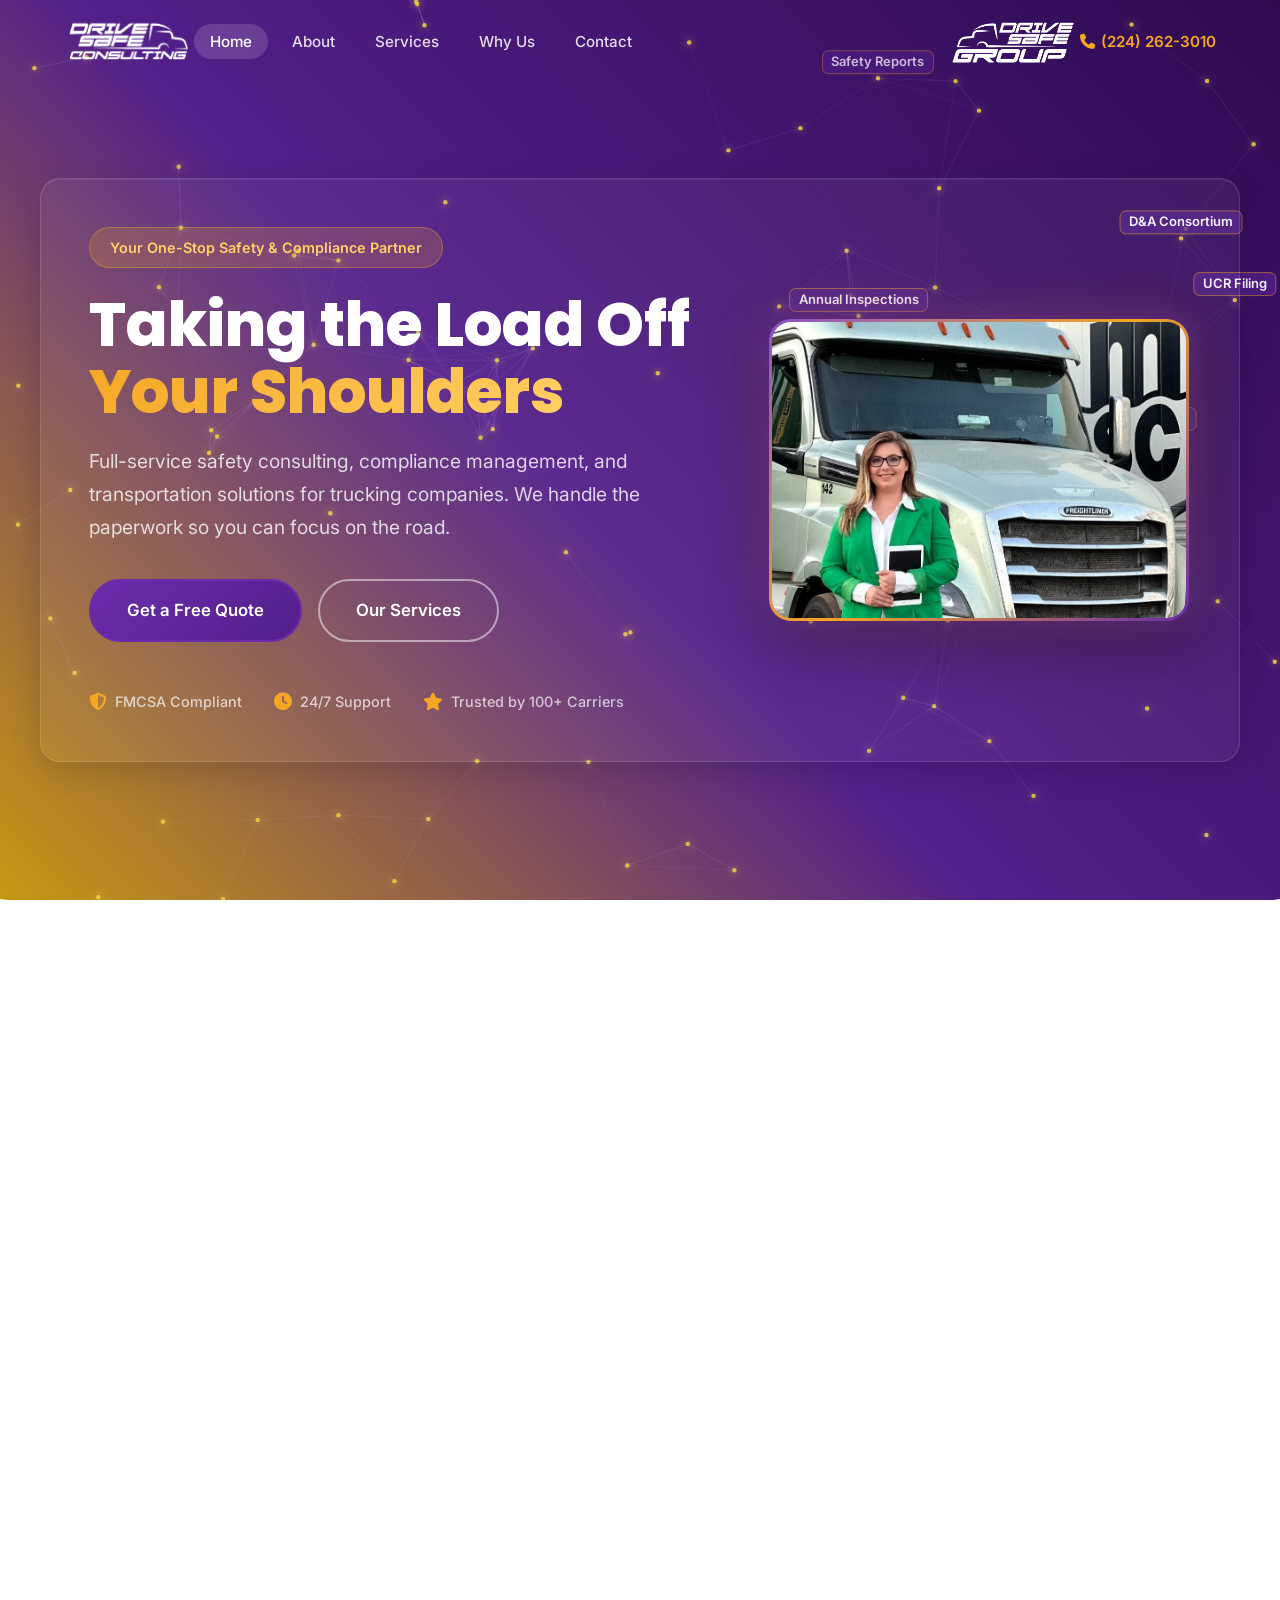
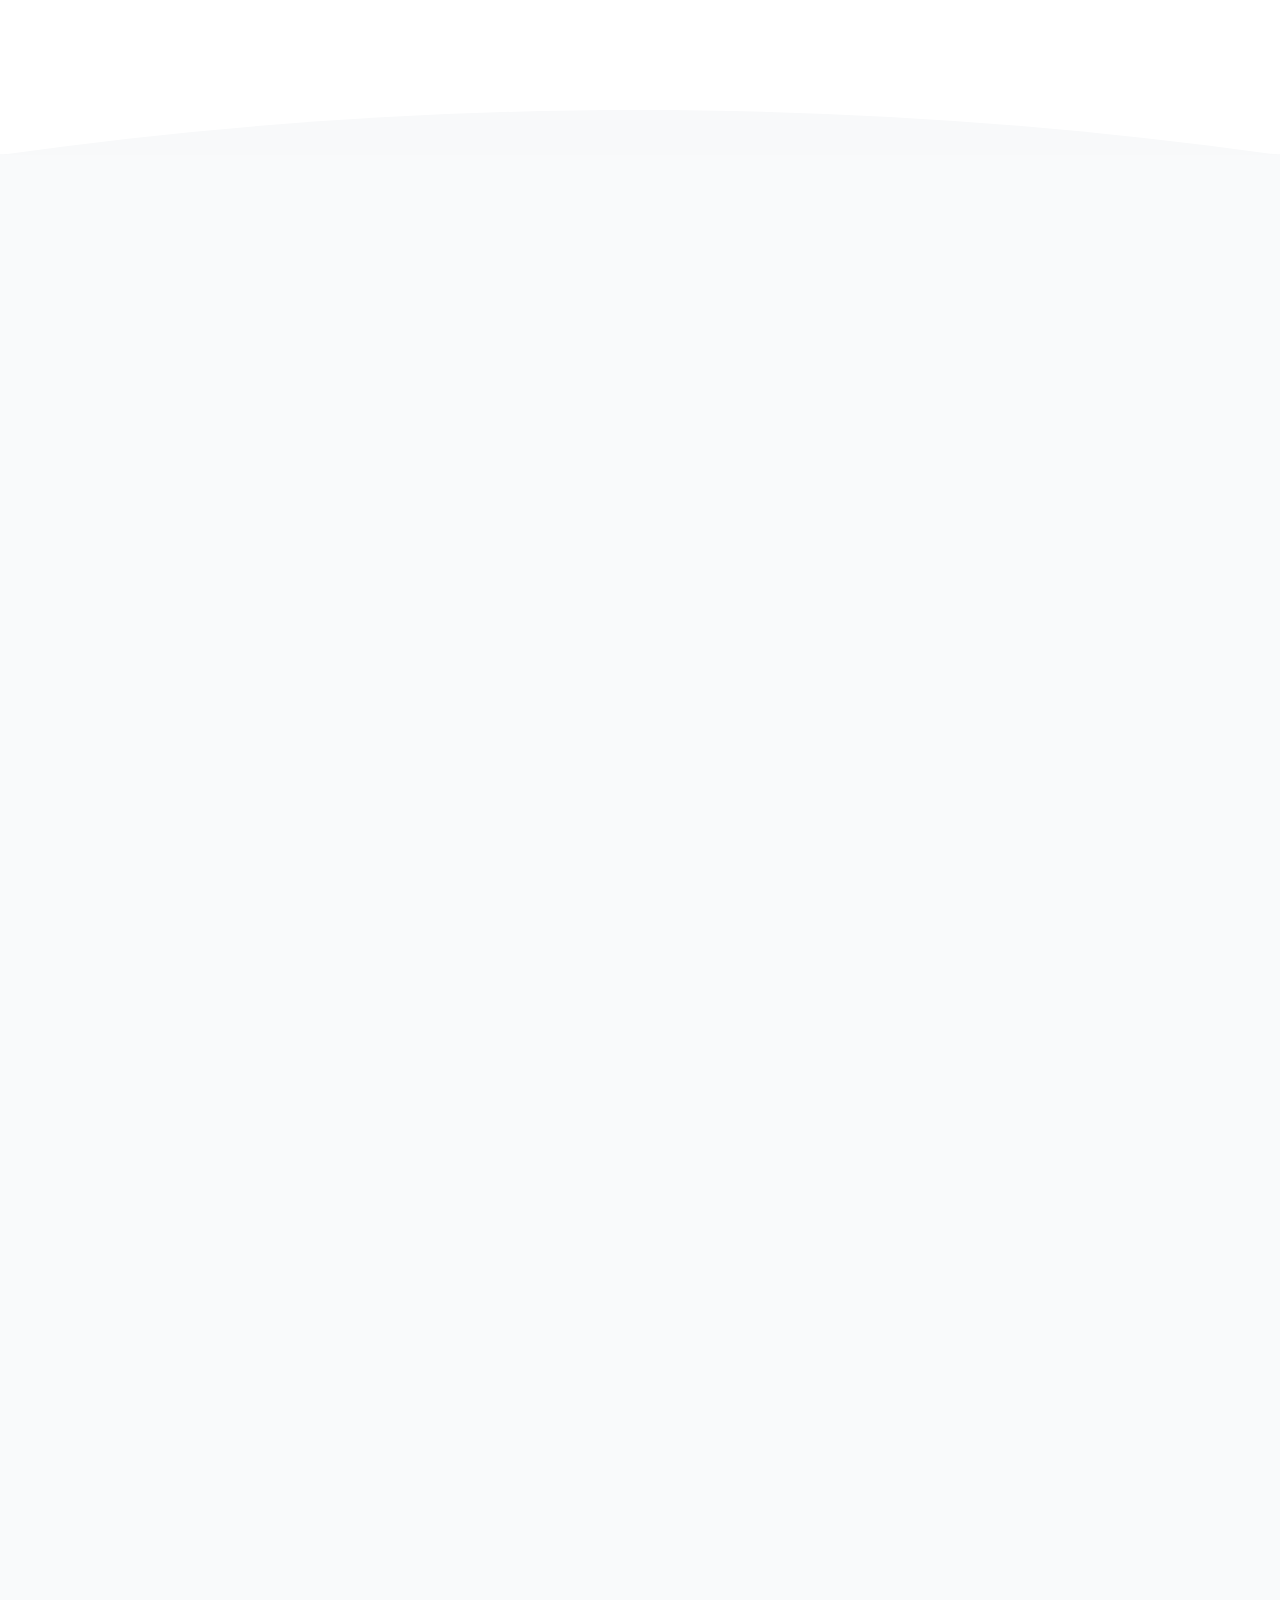
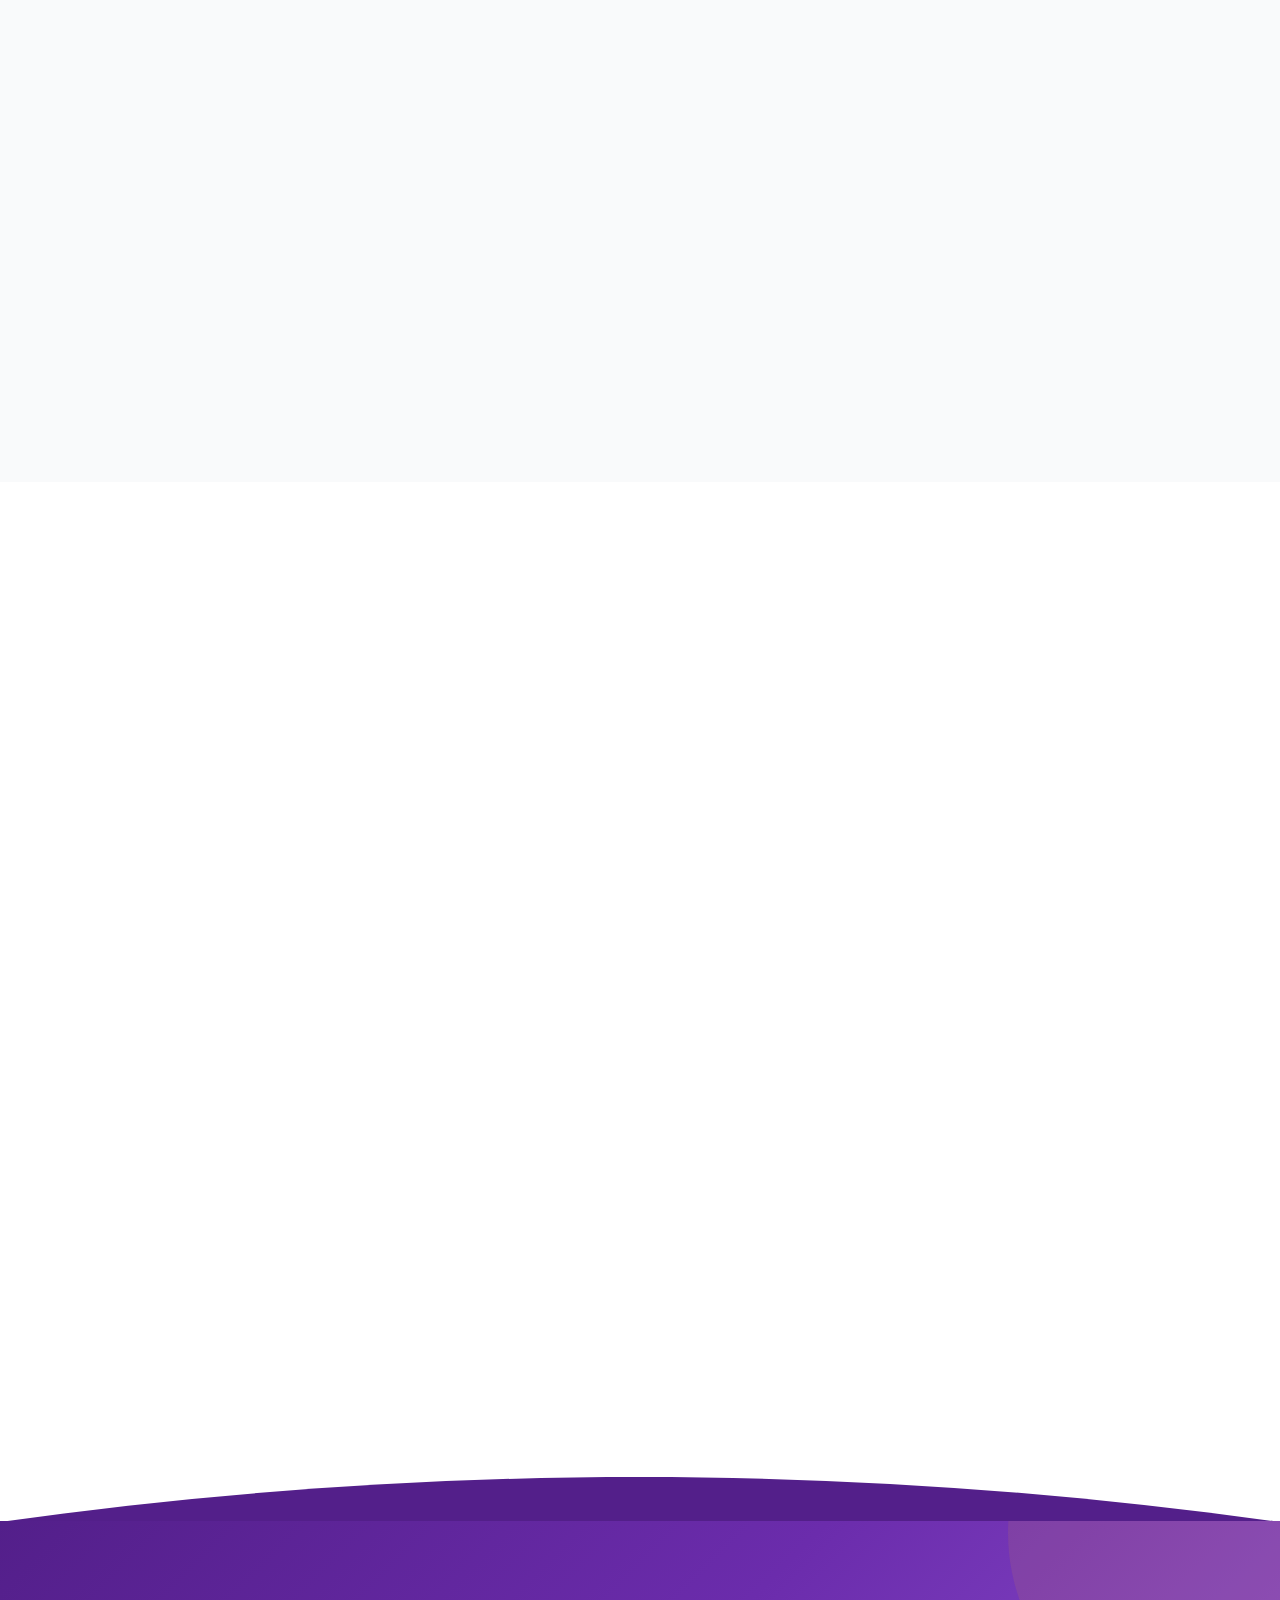
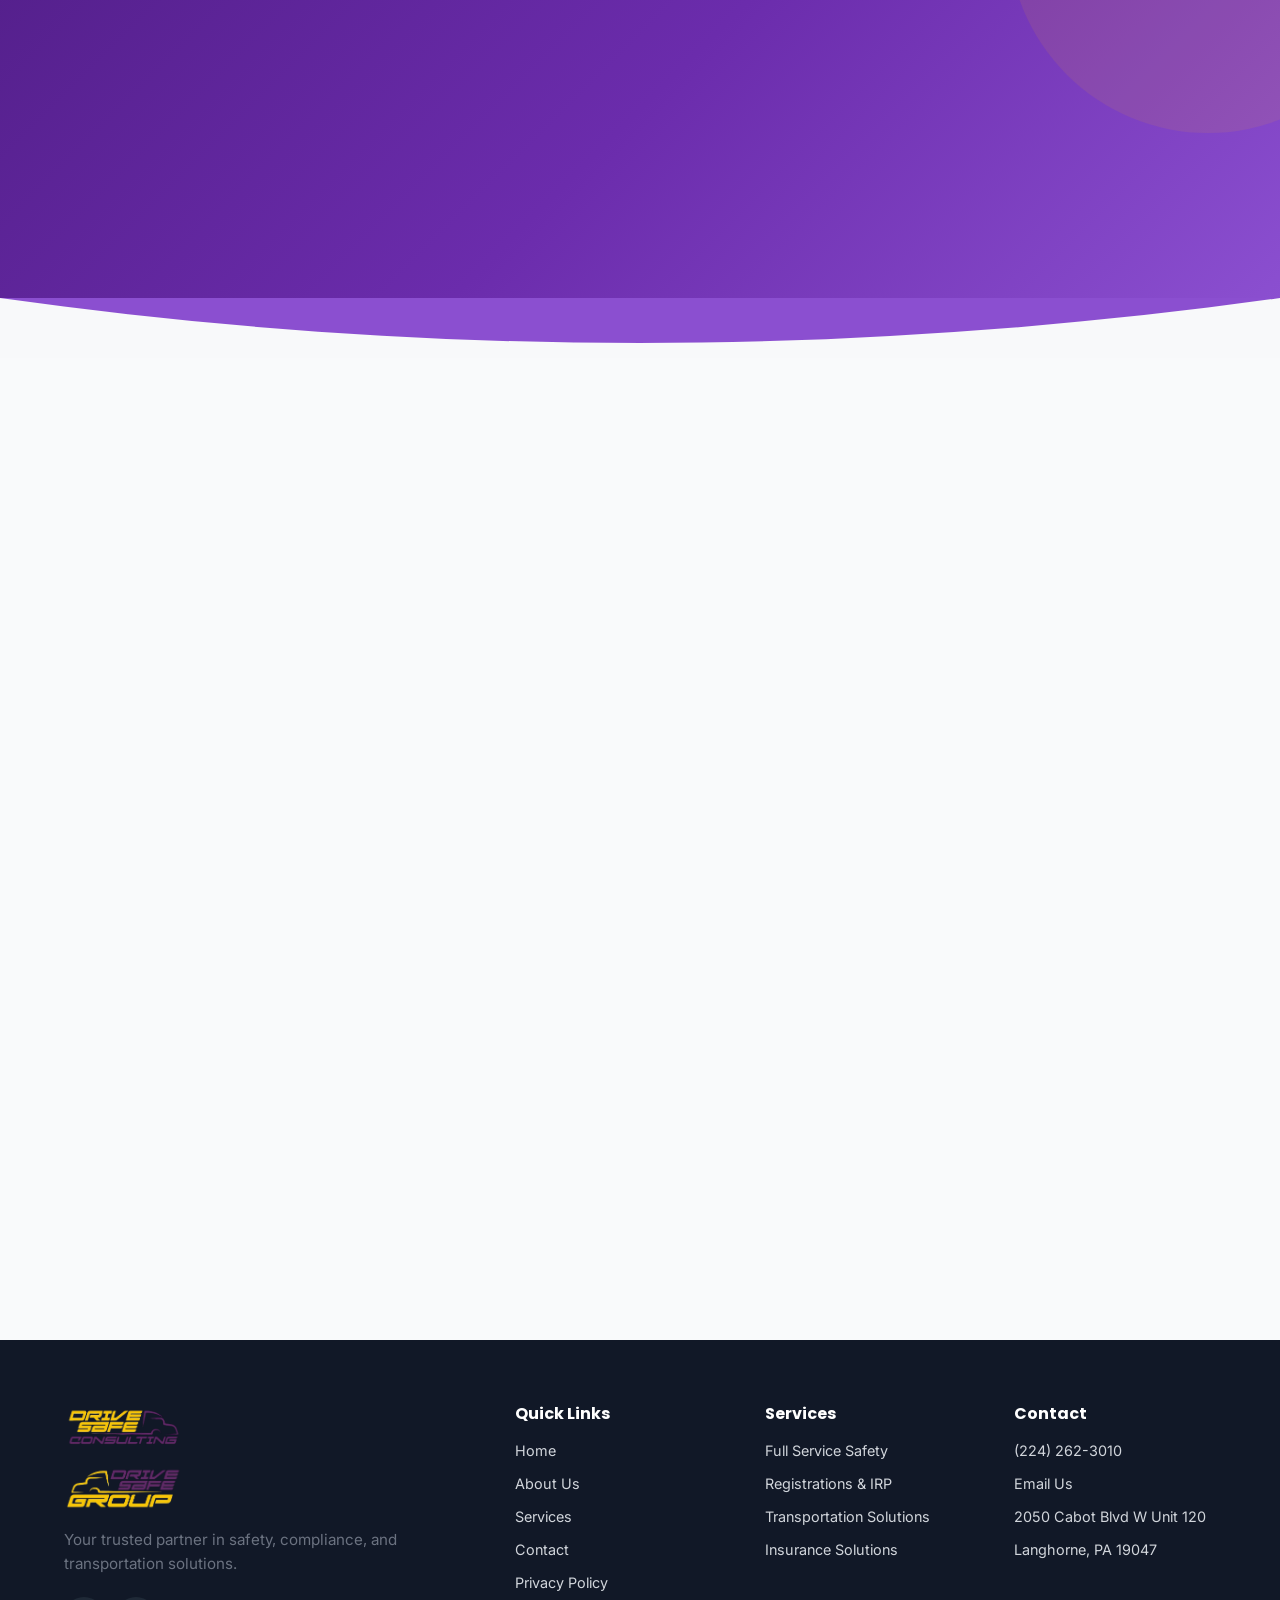
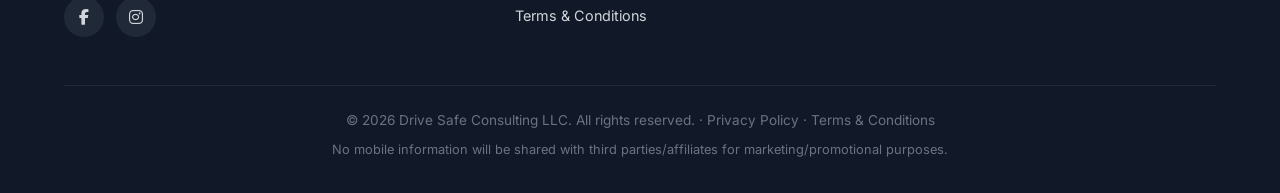
<file: index.html>
﻿<!DOCTYPE html>


<html lang="en">


<head>


    <meta charset="UTF-8">

    <link rel="apple-touch-icon" sizes="180x180" href="/apple-touch-icon.png">
    <link rel="icon" type="image/png" sizes="32x32" href="/favicon-32x32.png">
    <link rel="icon" type="image/png" sizes="16x16" href="/favicon-16x16.png">
    <link rel="manifest" href="/site.webmanifest">

    <meta name="viewport" content="width=device-width, initial-scale=1.0">


    <title>Drive Safe Consulting LLC &mdash; Safety &amp; Compliance Solutions</title>


    <meta name="description" content="Drive Safe Consulting LLC provides full-service safety, compliance, registrations, IRP, and transportation solutions for trucking companies.">


    <link rel="stylesheet" href="css/styles.css?v=20260408">


    <link rel="preconnect" href="https://fonts.googleapis.com">


    <link rel="preconnect" href="https://fonts.gstatic.com" crossorigin>


    <link href="https://fonts.googleapis.com/css2?family=Inter:wght@400;500;600;700;800&family=Poppins:wght@600;700;800&display=swap" rel="stylesheet">


    <link rel="stylesheet" href="https://cdnjs.cloudflare.com/ajax/libs/font-awesome/6.5.1/css/all.min.css">


</head>


<body>


    <!-- Navigation -->


    <nav class="navbar" id="navbar">


        <div class="container nav-container">


            <a href="#" class="nav-logo">


                <img src="pictures%20to%20use/dsc%20LOGO.png" alt="Drive Safe Consulting LLC" class="nav-logo-img">


            </a>


            <button class="nav-toggle" id="navToggle" aria-label="Toggle navigation">


                <span></span>


                <span></span>


                <span></span>


            </button>


            <ul class="nav-links" id="navLinks">


                <li><a href="#home" class="active">Home</a></li>


                <li><a href="#about">About</a></li>


                <li><a href="#services">Services</a></li>


                <li><a href="#why-us">Why Us</a></li>


                <li><a href="#contact">Contact</a></li>


            </ul>


            <a href="#" class="nav-logo nav-logo-right">
                <img src="pictures%20to%20use/DriveSafeGroup%20LOGO.png" alt="Drive Safe Group LLC" class="nav-logo-img">
            </a>

            <a href="tel:2242623010" class="nav-phone">


                <i class="fas fa-phone"></i> (224) 262-3010


            </a>


        </div>


    </nav>





    <!-- Hero Section -->


    <section class="hero" id="home">


        <canvas id="heroCanvas" class="hero-canvas"></canvas>


        <div class="container hero-container">


            <div class="hero-content">


                <div class="hero-badge">Your One-Stop Safety &amp; Compliance Partner</div>


                <h1>Taking the Load Off <span class="text-gradient">Your Shoulders</span></h1>


                <p class="hero-subtitle">


                    Full-service safety consulting, compliance management, and transportation solutions 


                    for trucking companies. We handle the paperwork so you can focus on the road.


                </p>


                <div class="hero-cta">


                    <a href="#contact" class="btn btn-primary btn-lg">Get a Free Quote</a>


                    <a href="#services" class="btn btn-outline btn-lg">Our Services</a>


                </div>


                <div class="hero-trust">


                    <div class="trust-item">


                        <i class="fas fa-shield-halved"></i>


                        <span>FMCSA Compliant</span>


                    </div>


                    <div class="trust-item">


                        <i class="fas fa-clock"></i>


                        <span>24/7 Support</span>


                    </div>


                    <div class="trust-item">


                        <i class="fas fa-star"></i>


                        <span>Trusted by 100+ Carriers</span>


                    </div>


                </div>


            </div>


            <div class="hero-image">
                <div class="hero-image-frame">
                    <img src="pictures%20to%20use/9a20d7_43d10a79b24d4811a80fc8e917f4af41~mv2.avif" alt="Drive Safe Consulting" />
                </div>
            </div>


        </div>


    </section>





    <!-- Hero → About divider -->
    <div class="section-divider">
        <svg viewBox="0 0 1440 60" preserveAspectRatio="none" xmlns="http://www.w3.org/2000/svg">
            <path d="M0,0 C480,60 960,60 1440,0 L1440,60 L0,60 Z" fill="#ffffff"/>
        </svg>
    </div>

    <!-- About Section -->
    <section class="about" id="about">


        <div class="container">


            <div class="section-header" data-animate>


                <span class="section-tag">About Us</span>


                <h2>Your Partner in <span class="text-gradient">Safety &amp; Compliance</span></h2>


                <p class="section-desc">


                    Projects can be challenging &mdash; our team is here to lighten the load. We are honest, 


                    positive professionals whose first priority is always the interests of our clients.


                </p>


            </div>


            <div class="about-grid" data-animate>


                <div class="about-card">


                    <div class="about-icon"><i class="fas fa-bullseye"></i></div>


                    <h3>Our Mission</h3>


                    <p>Provide solutions, resolve issues, and problem-solve all of your company's safety and compliance concerns.</p>


                </div>


                <div class="about-card">


                    <div class="about-icon"><i class="fas fa-handshake"></i></div>


                    <h3>Client-First</h3>


                    <p>Your success is our success. We build lasting partnerships by delivering real results, not just paperwork.</p>


                </div>


                <div class="about-card">


                    <div class="about-icon"><i class="fas fa-chart-line"></i></div>


                    <h3>Proven Results</h3>


                    <p>Years of experience helping carriers maintain compliance, pass audits, and keep their fleet on the road.</p>


                </div>


            </div>


        </div>


    </section>





    <!-- About → Gallery divider -->
    <div class="section-divider">
        <svg viewBox="0 0 1440 60" preserveAspectRatio="none" xmlns="http://www.w3.org/2000/svg">
            <path d="M0,60 C480,0 960,0 1440,60 L1440,60 L0,60 Z" fill="#F8F9FA"/>
        </svg>
    </div>

    <!-- Photo Gallery -->
    <section class="gallery" id="gallery">


        <div class="container">


            <div class="section-header" data-animate>


                <span class="section-tag">Our Fleet &amp; Team</span>


                <h2>Built for the <span class="text-gradient">Road</span></h2>


            </div>


            <div class="gallery-showcase" data-animate>
                <img src="pictures%20to%20use/IMG_0876.jpg" alt="Drive Safe Operations" loading="lazy">
                <div class="gallery-overlay">
                    <h3>Our Team in Action</h3>
                    <p>Dedicated professionals keeping your fleet compliant and your drivers safe on every route.</p>
                    <div class="gallery-stats">
                        <div class="gallery-stat">
                            <div class="gallery-stat-num">50+</div>
                            <div class="gallery-stat-label">States Covered</div>
                        </div>
                        <div class="gallery-stat">
                            <div class="gallery-stat-num">10+</div>
                            <div class="gallery-stat-label">Years Experience</div>
                        </div>
                        <div class="gallery-stat">
                            <div class="gallery-stat-num">24/7</div>
                            <div class="gallery-stat-label">Emergency Support</div>
                        </div>
                    </div>
                </div>
            </div>
        </div>
    </section>





    <!-- Services Section -->


    <section class="services" id="services">


        <div class="container">


            <div class="section-header" data-animate>


                <span class="section-tag">Our Services</span>


                <h2>Comprehensive <span class="text-gradient">Solutions</span></h2>


                <p class="section-desc">Everything you need to keep your fleet compliant, safe, and running smoothly.</p>


            </div>


            <div class="services-grid" data-animate>


                <!-- Service 1 -->


                <div class="service-card">


                    <div class="service-icon">


                        <i class="fas fa-shield-halved"></i>


                    </div>


                    <h3>Full Service Safety</h3>


                    <ul class="service-list">


                        <li><i class="fas fa-check"></i> Driver Monitoring &amp; Hiring</li>


                        <li><i class="fas fa-check"></i> MVR / PSP + State Fees</li>


                        <li><i class="fas fa-check"></i> Quarterly Mock Audits</li>


                        <li><i class="fas fa-check"></i> Annual Updates &amp; Inspections</li>


                        <li><i class="fas fa-check"></i> Random Pool &amp; Drug Test Scheduling</li>


                        <li><i class="fas fa-check"></i> DataQ Management</li>


                        <li><i class="fas fa-check"></i> Monthly Safety Reports</li>


                        <li><i class="fas fa-check"></i> Safety Audit (New Entrant)</li>


                        <li><i class="fas fa-check"></i> Complete Driver Files</li>


                    </ul>


                    <a href="mailto:drivesafeconsulting@gmail.com" class="btn btn-primary btn-block">Get a Quote</a>


                </div>


                <!-- Service 2 -->


                <div class="service-card featured">




                    <div class="service-icon">


                        <i class="fas fa-file-contract"></i>


                    </div>


                    <h3>Registrations &amp; IRP</h3>


                    <ul class="service-list">


                        <li><i class="fas fa-check"></i> Opening IRP in Any State</li>


                        <li><i class="fas fa-check"></i> Annual Renewals</li>


                        <li><i class="fas fa-check"></i> Additional Accounts</li>


                        <li><i class="fas fa-check"></i> 2290 Filing</li>


                        <li><i class="fas fa-check"></i> Highway Use Taxes</li>


                        <li><i class="fas fa-check"></i> IFTA Registration</li>


                        <li><i class="fas fa-check"></i> UCR Filing</li>


                        <li><i class="fas fa-check"></i> BOC-3 Processing</li>


                        <li><i class="fas fa-check"></i> MC/DOT Authority</li>


                    </ul>


                    <a href="mailto:drivesafeconsulting@gmail.com" class="btn btn-primary btn-block">Get a Quote</a>


                </div>


                <!-- Service 3 -->


                <div class="service-card">


                    <div class="service-icon">


                        <i class="fas fa-truck"></i>


                    </div>


                    <h3>Transportation Solutions</h3>


                    <ul class="service-list">


                        <li><i class="fas fa-check"></i> Accounting Assistance</li>


                        <li><i class="fas fa-check"></i> ELD Solutions</li>


                        <li><i class="fas fa-check"></i> 24/7 Roadside Assistance</li>


                        <li><i class="fas fa-check"></i> In-House Consortium</li>


                        <li><i class="fas fa-check"></i> Insurance Solutions</li>


                        <li><i class="fas fa-check"></i> Audits &amp; Compliance Reviews</li>


                        <li><i class="fas fa-check"></i> D&amp;A Consortium</li>


                        <li><i class="fas fa-check"></i> Onsite Drug Testing</li>


                        <li><i class="fas fa-check"></i> Permit Services</li>


                    </ul>


                    <a href="mailto:drivesafeconsulting@gmail.com" class="btn btn-primary btn-block">Get a Quote</a>


                </div>


            </div>


        </div>


    </section>





    <!-- Why Us Section -->


    <section class="why-us" id="why-us">


        <div class="container">


            <div class="section-header" data-animate>


                <span class="section-tag">Why Choose Us</span>


                <h2>Numbers That <span class="text-gradient">Speak</span></h2>


            </div>


            <div class="stats-row" data-animate>


                <div class="stat-card">


                    <div class="stat-number" data-count="100">0</div>


                    <div class="stat-suffix">+</div>


                    <div class="stat-label">Carriers Served</div>


                </div>


                <div class="stat-card">


                    <div class="stat-number" data-count="500">0</div>


                    <div class="stat-suffix">+</div>


                    <div class="stat-label">Drivers Managed</div>


                </div>


                <div class="stat-card">


                    <div class="stat-number" data-count="98">0</div>


                    <div class="stat-suffix">%</div>


                    <div class="stat-label">Audit Pass Rate</div>


                </div>


                <div class="stat-card">


                    <div class="stat-number" data-count="24">0</div>


                    <div class="stat-suffix">/7</div>


                    <div class="stat-label">Support Available</div>


                </div>


            </div>


            <div class="features-grid" data-animate>


                <div class="feature-card">


                    <i class="fas fa-user-tie"></i>


                    <h4>Dedicated Account Manager</h4>


                    <p>One point of contact who knows your business inside and out.</p>


                </div>


                <div class="feature-card">


                    <i class="fas fa-bolt"></i>


                    <h4>Fast Turnaround</h4>


                    <p>Quick processing times so your fleet stays on the road.</p>


                </div>


                <div class="feature-card">


                    <i class="fas fa-dollar-sign"></i>


                    <h4>Competitive Pricing</h4>


                    <p>Transparent pricing with no hidden fees or surprises.</p>


                </div>


                <div class="feature-card">


                    <i class="fas fa-gavel"></i>


                    <h4>Regulatory Expertise</h4>


                    <p>Stay ahead of FMCSA changes with our expert guidance.</p>


                </div>


                <div class="feature-card">


                    <i class="fas fa-headset"></i>


                    <h4>24/7 Availability</h4>


                    <p>Round-the-clock support when you need it most.</p>


                </div>


                <div class="feature-card">


                    <i class="fas fa-lock"></i>


                    <h4>Fully Confidential</h4>


                    <p>Your data and business information stays secure with us.</p>


                </div>


            </div>


        </div>


    </section>





    <!-- Why Us → CTA divider -->
    <div class="section-divider" style="background:#ffffff">
        <svg viewBox="0 0 1440 60" preserveAspectRatio="none" xmlns="http://www.w3.org/2000/svg">
            <path d="M0,60 C480,0 960,0 1440,60 L1440,60 L0,60 Z" fill="#531F8A"/>
        </svg>
    </div>

    <!-- CTA Banner -->
    <section class="cta-banner">


        <div class="container">


            <div class="cta-content" data-animate>


                <h2>Ready to Get Started?</h2>


                <p>Let us handle your safety and compliance needs so you can focus on growing your business.</p>


                <div class="cta-actions">


                    <a href="tel:2242623010" class="btn btn-white btn-lg">


                        <i class="fas fa-phone"></i> Call (224) 262-3010


                    </a>


                    <a href="#contact" class="btn btn-outline-white btn-lg">


                        <i class="fas fa-envelope"></i> Send a Message


                    </a>


                </div>


            </div>


        </div>


    </section>





    <!-- CTA → Contact divider -->
    <div class="section-divider" style="background:#8B4FD0">
        <svg viewBox="0 0 1440 60" preserveAspectRatio="none" xmlns="http://www.w3.org/2000/svg">
            <path d="M0,0 C480,60 960,60 1440,0 L1440,60 L0,60 Z" fill="#F8F9FA"/>
        </svg>
    </div>

    <!-- Contact Section -->
    <section class="contact" id="contact">


        <div class="container">


            <div class="section-header" data-animate>


                <span class="section-tag">Get In Touch</span>


                <h2>Contact <span class="text-gradient">Us</span></h2>


                <p class="section-desc">We'd love to hear from you. Reach out today and let's start resolving your compliance concerns.</p>


            </div>


            <div class="contact-grid" data-animate>


                <div class="contact-info">


                    <div class="contact-item">


                        <div class="contact-icon"><i class="fas fa-map-marker-alt"></i></div>


                        <div>


                            <h4>Our Office</h4>


                            <p>2050 Cabot Blvd W Unit 120<br>Langhorne, PA 19047</p>


                        </div>


                    </div>


                    <div class="contact-item">


                        <div class="contact-icon"><i class="fas fa-phone"></i></div>


                        <div>


                            <h4>Phone</h4>


                            <p><a href="tel:2242623010">(224) 262-3010</a></p>


                        </div>


                    </div>


                    <div class="contact-item">


                        <div class="contact-icon"><i class="fas fa-envelope"></i></div>


                        <div>


                            <h4>Email</h4>


                            <p><a href="mailto:drivesafeconsulting@gmail.com">drivesafeconsulting@gmail.com</a></p>


                        </div>


                    </div>


                    <div class="contact-item">


                        <div class="contact-icon"><i class="fas fa-clock"></i></div>


                        <div>


                            <h4>Hours</h4>


                            <p>Mon &ndash; Fri: 8:00 AM &ndash; 6:00 PM<br>24/7 Emergency Support</p>


                        </div>


                    </div>


                    <div class="contact-socials">


                        <a href="https://www.facebook.com/drivesafeconsulting" target="_blank" aria-label="Facebook"><i class="fab fa-facebook-f"></i></a>


                        <a href="https://www.instagram.com/drive_safe_consulting/" target="_blank" aria-label="Instagram"><i class="fab fa-instagram"></i></a>


                    </div>


                </div>


                <form class="contact-form" action="https://formsubmit.co/drivesafeconsulting@gmail.com" method="POST">


                    <input type="hidden" name="_subject" value="New Website Inquiry - Drive Safe Consulting">


                    <input type="hidden" name="_captcha" value="false">


                    <input type="hidden" name="_next" value="https://drivesafellc.com/#contact">


                    <input type="text" name="_honey" style="display:none">


                    <div class="form-row">


                        <div class="form-group">


                            <label for="name">Full Name *</label>


                            <input type="text" id="name" name="name" required placeholder="John Doe">


                        </div>


                        <div class="form-group">


                            <label for="email">Email *</label>


                            <input type="email" id="email" name="email" required placeholder="john@example.com">


                        </div>


                    </div>


                    <div class="form-row">


                        <div class="form-group">


                            <label for="phone">Phone</label>


                            <input type="tel" id="phone" name="phone" placeholder="(555) 123-4567">


                        </div>


                        <div class="form-group">


                            <label for="subject">Subject</label>


                            <input type="text" id="subject" name="subject" placeholder="How can we help?">


                        </div>


                    </div>


                    <div class="form-group">


                        <label for="message">Message *</label>


                        <textarea id="message" name="message" rows="5" required placeholder="Tell us about your needs..."></textarea>


                    </div>


                    <button type="submit" class="btn btn-primary btn-lg btn-block">


                        <span class="btn-text">Send Message</span>


                        <span class="btn-spinner" style="display:none"><i class="fas fa-spinner fa-spin"></i></span>


                    </button>


                    <p class="form-disclaimer">


                        By clicking 'Send Message', you agree to Drive Safe Consulting LLC's Terms of Use and Privacy Policy.


                    </p>


                </form>


            </div>


        </div>


    </section>





    <!-- Footer -->


    <footer class="footer">


        <div class="container">


            <div class="footer-grid">


                <div class="footer-brand">


                    <a href="#" class="nav-logo">


                        <img src="pictures%20to%20use/dsc%20LOGO.png" alt="Drive Safe Consulting LLC" class="nav-logo-img">


                    </a>


                    <a href="#" class="nav-logo footer-logo-second">
                        <img src="pictures%20to%20use/DriveSafeGroup%20LOGO.png" alt="Drive Safe Group LLC" class="nav-logo-img footer-logo-img">
                    </a>
                    <p>Your trusted partner in safety, compliance, and transportation solutions.</p>


                    <div class="footer-socials">


                        <a href="https://www.facebook.com/drivesafeconsulting" target="_blank" aria-label="Facebook"><i class="fab fa-facebook-f"></i></a>


                        <a href="https://www.instagram.com/drive_safe_consulting/" target="_blank" aria-label="Instagram"><i class="fab fa-instagram"></i></a>


                    </div>


                </div>


                <div class="footer-links-col">


                    <h4>Quick Links</h4>


                    <ul>


                        <li><a href="#home">Home</a></li>


                        <li><a href="#about">About Us</a></li>


                        <li><a href="#services">Services</a></li>


                        <li><a href="#contact">Contact</a></li>


                        <li><a href="/privacy-policy.html">Privacy Policy</a></li>


                        <li><a href="/terms-and-conditions.html">Terms &amp; Conditions</a></li>


                    </ul>


                </div>


                <div class="footer-links-col">


                    <h4>Services</h4>


                    <ul>


                        <li><a href="#services">Full Service Safety</a></li>


                        <li><a href="#services">Registrations &amp; IRP</a></li>


                        <li><a href="#services">Transportation Solutions</a></li>


                        <li><a href="#services">Insurance Solutions</a></li>


                    </ul>


                </div>


                <div class="footer-links-col">


                    <h4>Contact</h4>


                    <ul>


                        <li><a href="tel:2242623010">(224) 262-3010</a></li>


                        <li><a href="mailto:drivesafeconsulting@gmail.com">Email Us</a></li>


                        <li>2050 Cabot Blvd W Unit 120</li>


                        <li>Langhorne, PA 19047</li>


                    </ul>


                </div>


            </div>


            <div class="footer-bottom">


                <p>&copy; 2026 Drive Safe Consulting LLC. All rights reserved. &middot; <a href="/privacy-policy.html" style="color:inherit;">Privacy Policy</a> &middot; <a href="/terms-and-conditions.html" style="color:inherit;">Terms &amp; Conditions</a></p>


                <p class="footer-disclaimer">No mobile information will be shared with third parties/affiliates for marketing/promotional purposes.</p>


            </div>


        </div>


    </footer>





    <!-- Back to Top -->


    <button class="back-to-top" id="backToTop" aria-label="Back to top">


        <i class="fas fa-chevron-up"></i>


    </button>





    <script src="js/main.js?v=20260408"></script>
    <script src="js/hero-network.js?v=20260408"></script>


</body>


</html>
</file>
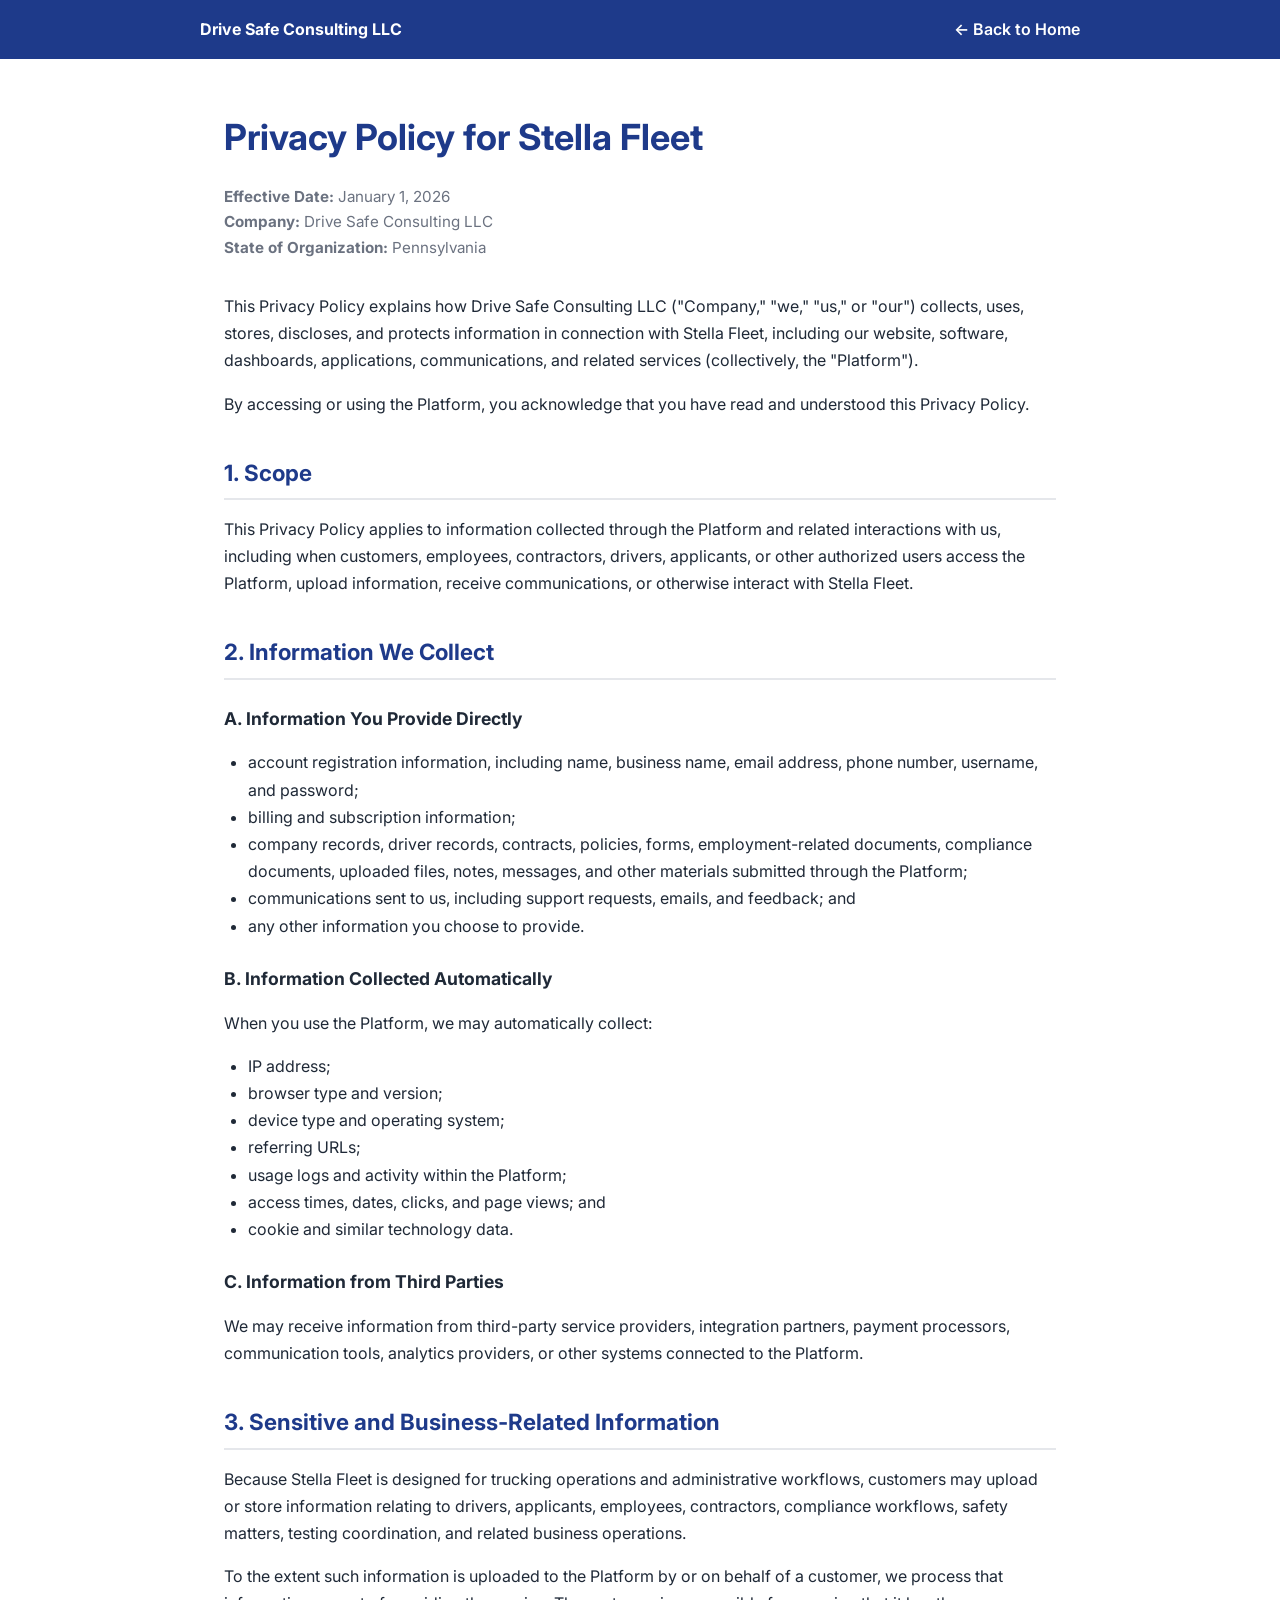
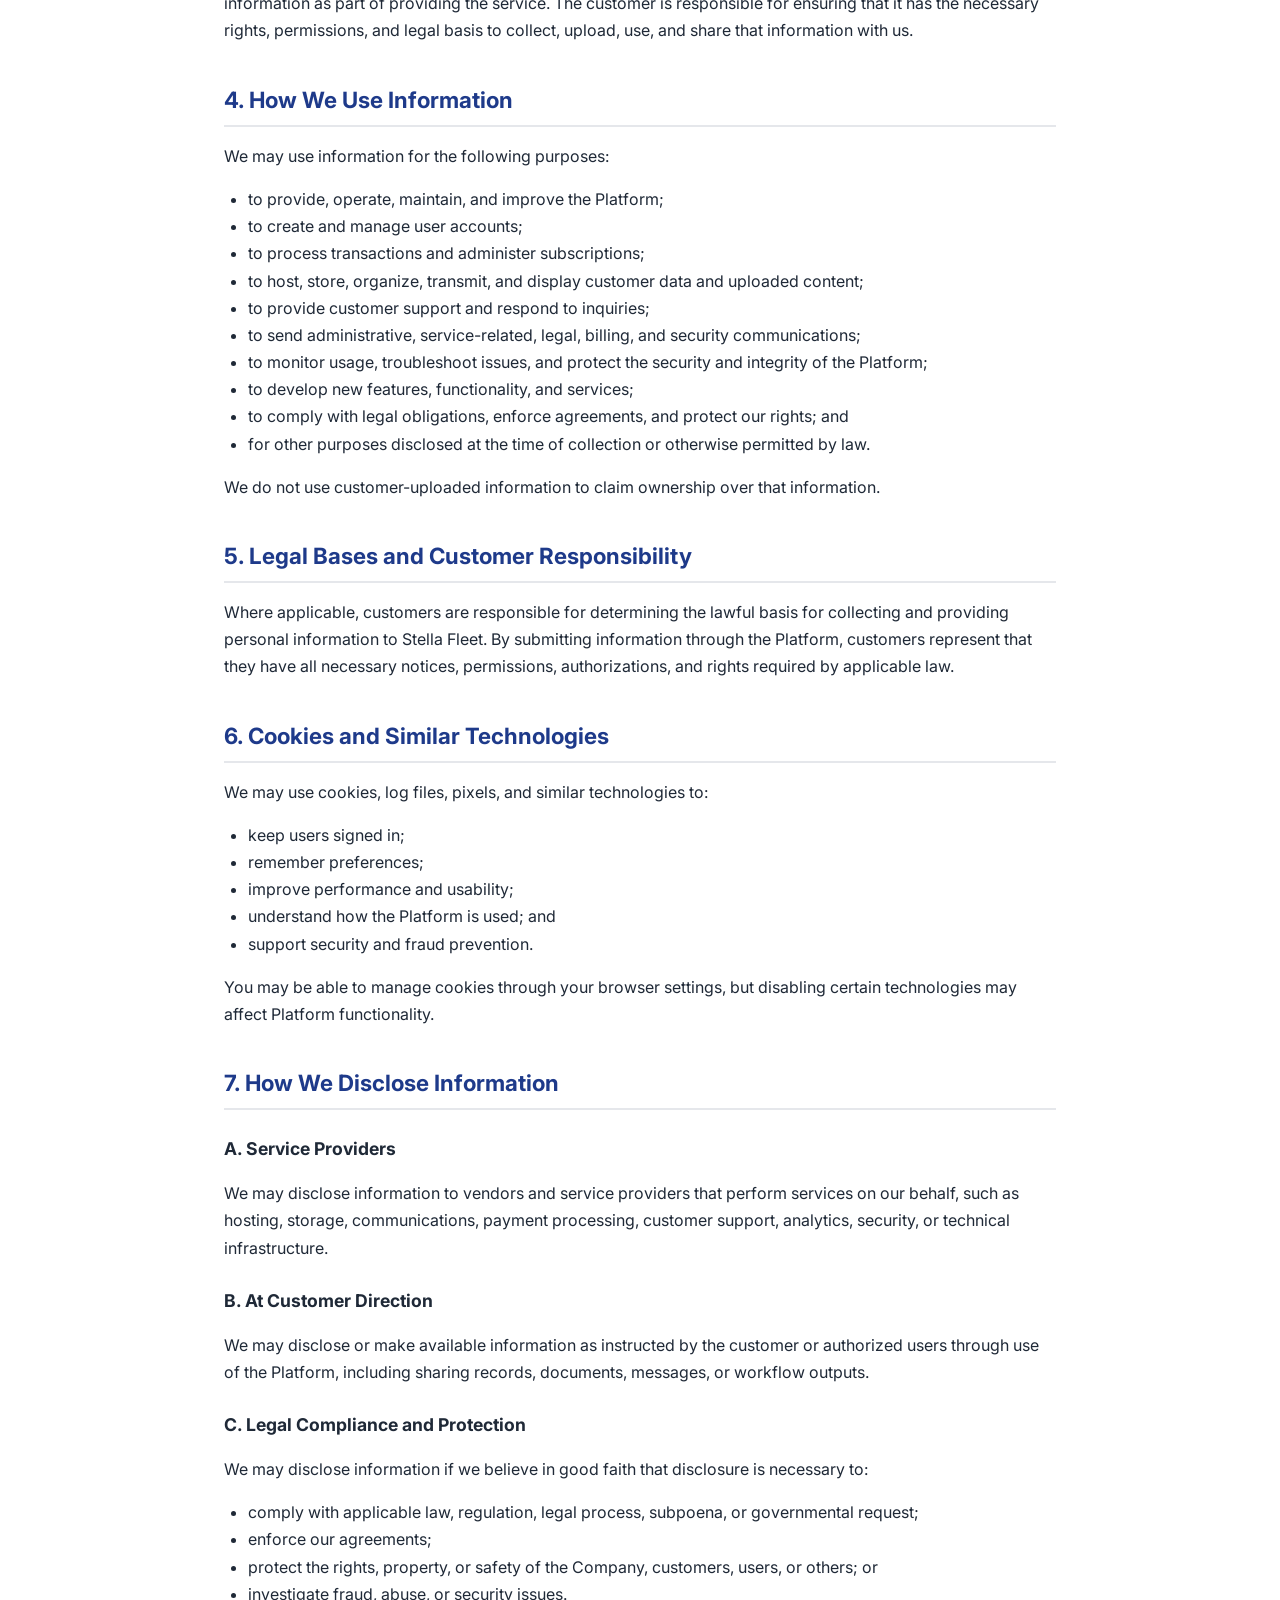
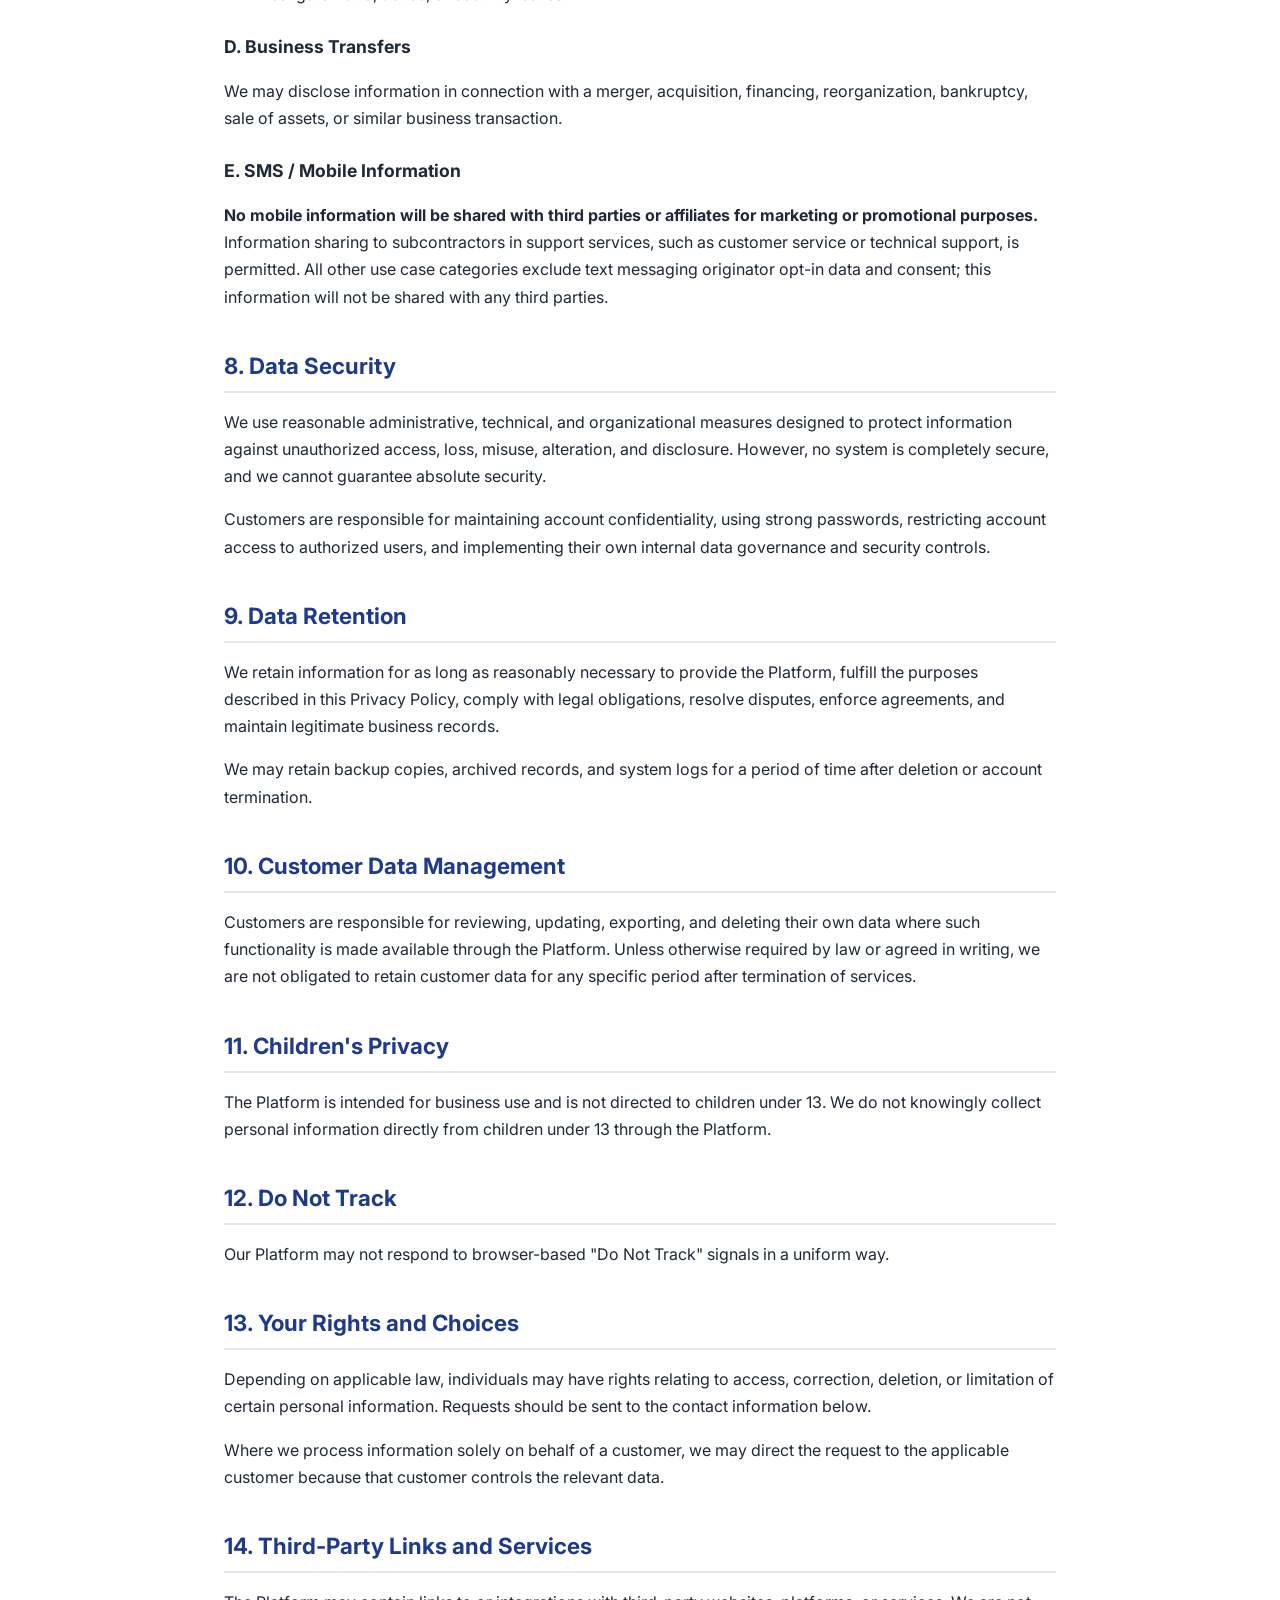
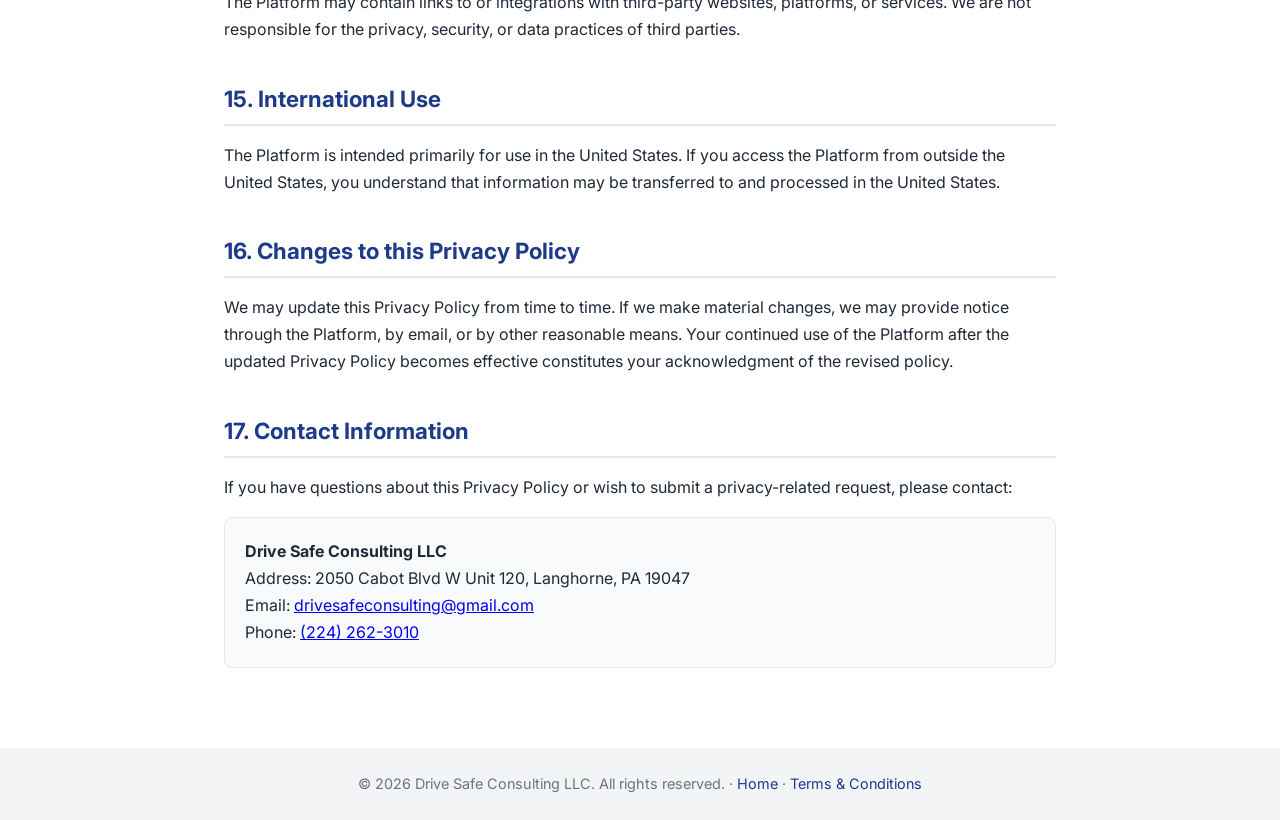
<file: privacy-policy.html>
<!DOCTYPE html>
<html lang="en">
<head>
    <meta charset="UTF-8">
    <meta name="viewport" content="width=device-width, initial-scale=1.0">
    <title>Privacy Policy &mdash; Drive Safe Consulting LLC</title>
    <meta name="description" content="Privacy Policy for Drive Safe Consulting LLC and the Stella Fleet platform.">
    <link rel="apple-touch-icon" sizes="180x180" href="/apple-touch-icon.png">
    <link rel="icon" type="image/png" sizes="32x32" href="/favicon-32x32.png">
    <link rel="icon" type="image/png" sizes="16x16" href="/favicon-16x16.png">
    <link rel="manifest" href="/site.webmanifest">
    <link rel="preconnect" href="https://fonts.googleapis.com">
    <link rel="preconnect" href="https://fonts.gstatic.com" crossorigin>
    <link href="https://fonts.googleapis.com/css2?family=Inter:wght@400;500;600;700;800&display=swap" rel="stylesheet">
    <style>
        :root { --primary:#1e3a8a; --text:#1f2937; --muted:#6b7280; --bg:#ffffff; --border:#e5e7eb; }
        * { box-sizing: border-box; }
        body { margin: 0; font-family: 'Inter', -apple-system, BlinkMacSystemFont, sans-serif; color: var(--text); background: var(--bg); line-height: 1.7; }
        .topbar { background: var(--primary); color: #fff; padding: 16px 24px; }
        .topbar a { color: #fff; text-decoration: none; font-weight: 600; }
        .container { max-width: 880px; margin: 0 auto; padding: 48px 24px 80px; }
        h1 { font-size: 2.25rem; margin: 0 0 8px; color: var(--primary); }
        h2 { font-size: 1.4rem; margin: 36px 0 12px; color: var(--primary); border-bottom: 2px solid var(--border); padding-bottom: 6px; }
        h3 { font-size: 1.1rem; margin: 24px 0 8px; }
        p, li { font-size: 1rem; }
        ul { padding-left: 24px; }
        .meta { color: var(--muted); margin-bottom: 32px; font-size: 0.95rem; }
        .footer { background: #f3f4f6; color: var(--muted); padding: 24px; text-align: center; font-size: 0.9rem; }
        .footer a { color: var(--primary); text-decoration: none; }
        .contact-box { background: #f9fafb; border: 1px solid var(--border); border-radius: 8px; padding: 20px; margin-top: 16px; }
    </style>
</head>
<body>
    <div class="topbar">
        <div style="max-width:880px;margin:0 auto;display:flex;justify-content:space-between;align-items:center;">
            <strong>Drive Safe Consulting LLC</strong>
            <a href="/">&larr; Back to Home</a>
        </div>
    </div>

    <div class="container">
        <h1>Privacy Policy for Stella Fleet</h1>
        <p class="meta"><strong>Effective Date:</strong> January 1, 2026<br>
        <strong>Company:</strong> Drive Safe Consulting LLC<br>
        <strong>State of Organization:</strong> Pennsylvania</p>

        <p>This Privacy Policy explains how Drive Safe Consulting LLC ("Company," "we," "us," or "our") collects, uses, stores, discloses, and protects information in connection with Stella Fleet, including our website, software, dashboards, applications, communications, and related services (collectively, the "Platform").</p>

        <p>By accessing or using the Platform, you acknowledge that you have read and understood this Privacy Policy.</p>

        <h2>1. Scope</h2>
        <p>This Privacy Policy applies to information collected through the Platform and related interactions with us, including when customers, employees, contractors, drivers, applicants, or other authorized users access the Platform, upload information, receive communications, or otherwise interact with Stella Fleet.</p>

        <h2>2. Information We Collect</h2>
        <h3>A. Information You Provide Directly</h3>
        <ul>
            <li>account registration information, including name, business name, email address, phone number, username, and password;</li>
            <li>billing and subscription information;</li>
            <li>company records, driver records, contracts, policies, forms, employment-related documents, compliance documents, uploaded files, notes, messages, and other materials submitted through the Platform;</li>
            <li>communications sent to us, including support requests, emails, and feedback; and</li>
            <li>any other information you choose to provide.</li>
        </ul>

        <h3>B. Information Collected Automatically</h3>
        <p>When you use the Platform, we may automatically collect:</p>
        <ul>
            <li>IP address;</li>
            <li>browser type and version;</li>
            <li>device type and operating system;</li>
            <li>referring URLs;</li>
            <li>usage logs and activity within the Platform;</li>
            <li>access times, dates, clicks, and page views; and</li>
            <li>cookie and similar technology data.</li>
        </ul>

        <h3>C. Information from Third Parties</h3>
        <p>We may receive information from third-party service providers, integration partners, payment processors, communication tools, analytics providers, or other systems connected to the Platform.</p>

        <h2>3. Sensitive and Business-Related Information</h2>
        <p>Because Stella Fleet is designed for trucking operations and administrative workflows, customers may upload or store information relating to drivers, applicants, employees, contractors, compliance workflows, safety matters, testing coordination, and related business operations.</p>
        <p>To the extent such information is uploaded to the Platform by or on behalf of a customer, we process that information as part of providing the service. The customer is responsible for ensuring that it has the necessary rights, permissions, and legal basis to collect, upload, use, and share that information with us.</p>

        <h2>4. How We Use Information</h2>
        <p>We may use information for the following purposes:</p>
        <ul>
            <li>to provide, operate, maintain, and improve the Platform;</li>
            <li>to create and manage user accounts;</li>
            <li>to process transactions and administer subscriptions;</li>
            <li>to host, store, organize, transmit, and display customer data and uploaded content;</li>
            <li>to provide customer support and respond to inquiries;</li>
            <li>to send administrative, service-related, legal, billing, and security communications;</li>
            <li>to monitor usage, troubleshoot issues, and protect the security and integrity of the Platform;</li>
            <li>to develop new features, functionality, and services;</li>
            <li>to comply with legal obligations, enforce agreements, and protect our rights; and</li>
            <li>for other purposes disclosed at the time of collection or otherwise permitted by law.</li>
        </ul>
        <p>We do not use customer-uploaded information to claim ownership over that information.</p>

        <h2>5. Legal Bases and Customer Responsibility</h2>
        <p>Where applicable, customers are responsible for determining the lawful basis for collecting and providing personal information to Stella Fleet. By submitting information through the Platform, customers represent that they have all necessary notices, permissions, authorizations, and rights required by applicable law.</p>

        <h2>6. Cookies and Similar Technologies</h2>
        <p>We may use cookies, log files, pixels, and similar technologies to:</p>
        <ul>
            <li>keep users signed in;</li>
            <li>remember preferences;</li>
            <li>improve performance and usability;</li>
            <li>understand how the Platform is used; and</li>
            <li>support security and fraud prevention.</li>
        </ul>
        <p>You may be able to manage cookies through your browser settings, but disabling certain technologies may affect Platform functionality.</p>

        <h2>7. How We Disclose Information</h2>
        <h3>A. Service Providers</h3>
        <p>We may disclose information to vendors and service providers that perform services on our behalf, such as hosting, storage, communications, payment processing, customer support, analytics, security, or technical infrastructure.</p>

        <h3>B. At Customer Direction</h3>
        <p>We may disclose or make available information as instructed by the customer or authorized users through use of the Platform, including sharing records, documents, messages, or workflow outputs.</p>

        <h3>C. Legal Compliance and Protection</h3>
        <p>We may disclose information if we believe in good faith that disclosure is necessary to:</p>
        <ul>
            <li>comply with applicable law, regulation, legal process, subpoena, or governmental request;</li>
            <li>enforce our agreements;</li>
            <li>protect the rights, property, or safety of the Company, customers, users, or others; or</li>
            <li>investigate fraud, abuse, or security issues.</li>
        </ul>

        <h3>D. Business Transfers</h3>
        <p>We may disclose information in connection with a merger, acquisition, financing, reorganization, bankruptcy, sale of assets, or similar business transaction.</p>

        <h3>E. SMS / Mobile Information</h3>
        <p><strong>No mobile information will be shared with third parties or affiliates for marketing or promotional purposes.</strong> Information sharing to subcontractors in support services, such as customer service or technical support, is permitted. All other use case categories exclude text messaging originator opt-in data and consent; this information will not be shared with any third parties.</p>

        <h2>8. Data Security</h2>
        <p>We use reasonable administrative, technical, and organizational measures designed to protect information against unauthorized access, loss, misuse, alteration, and disclosure. However, no system is completely secure, and we cannot guarantee absolute security.</p>
        <p>Customers are responsible for maintaining account confidentiality, using strong passwords, restricting account access to authorized users, and implementing their own internal data governance and security controls.</p>

        <h2>9. Data Retention</h2>
        <p>We retain information for as long as reasonably necessary to provide the Platform, fulfill the purposes described in this Privacy Policy, comply with legal obligations, resolve disputes, enforce agreements, and maintain legitimate business records.</p>
        <p>We may retain backup copies, archived records, and system logs for a period of time after deletion or account termination.</p>

        <h2>10. Customer Data Management</h2>
        <p>Customers are responsible for reviewing, updating, exporting, and deleting their own data where such functionality is made available through the Platform. Unless otherwise required by law or agreed in writing, we are not obligated to retain customer data for any specific period after termination of services.</p>

        <h2>11. Children's Privacy</h2>
        <p>The Platform is intended for business use and is not directed to children under 13. We do not knowingly collect personal information directly from children under 13 through the Platform.</p>

        <h2>12. Do Not Track</h2>
        <p>Our Platform may not respond to browser-based "Do Not Track" signals in a uniform way.</p>

        <h2>13. Your Rights and Choices</h2>
        <p>Depending on applicable law, individuals may have rights relating to access, correction, deletion, or limitation of certain personal information. Requests should be sent to the contact information below.</p>
        <p>Where we process information solely on behalf of a customer, we may direct the request to the applicable customer because that customer controls the relevant data.</p>

        <h2>14. Third-Party Links and Services</h2>
        <p>The Platform may contain links to or integrations with third-party websites, platforms, or services. We are not responsible for the privacy, security, or data practices of third parties.</p>

        <h2>15. International Use</h2>
        <p>The Platform is intended primarily for use in the United States. If you access the Platform from outside the United States, you understand that information may be transferred to and processed in the United States.</p>

        <h2>16. Changes to this Privacy Policy</h2>
        <p>We may update this Privacy Policy from time to time. If we make material changes, we may provide notice through the Platform, by email, or by other reasonable means. Your continued use of the Platform after the updated Privacy Policy becomes effective constitutes your acknowledgment of the revised policy.</p>

        <h2>17. Contact Information</h2>
        <p>If you have questions about this Privacy Policy or wish to submit a privacy-related request, please contact:</p>
        <div class="contact-box">
            <strong>Drive Safe Consulting LLC</strong><br>
            Address: 2050 Cabot Blvd W Unit 120, Langhorne, PA 19047<br>
            Email: <a href="mailto:drivesafeconsulting@gmail.com">drivesafeconsulting@gmail.com</a><br>
            Phone: <a href="tel:2242623010">(224) 262-3010</a>
        </div>
    </div>

    <div class="footer">
        &copy; 2026 Drive Safe Consulting LLC. All rights reserved. &middot;
        <a href="/">Home</a> &middot;
        <a href="/terms-and-conditions.html">Terms &amp; Conditions</a>
    </div>
</body>
</html>
</file>
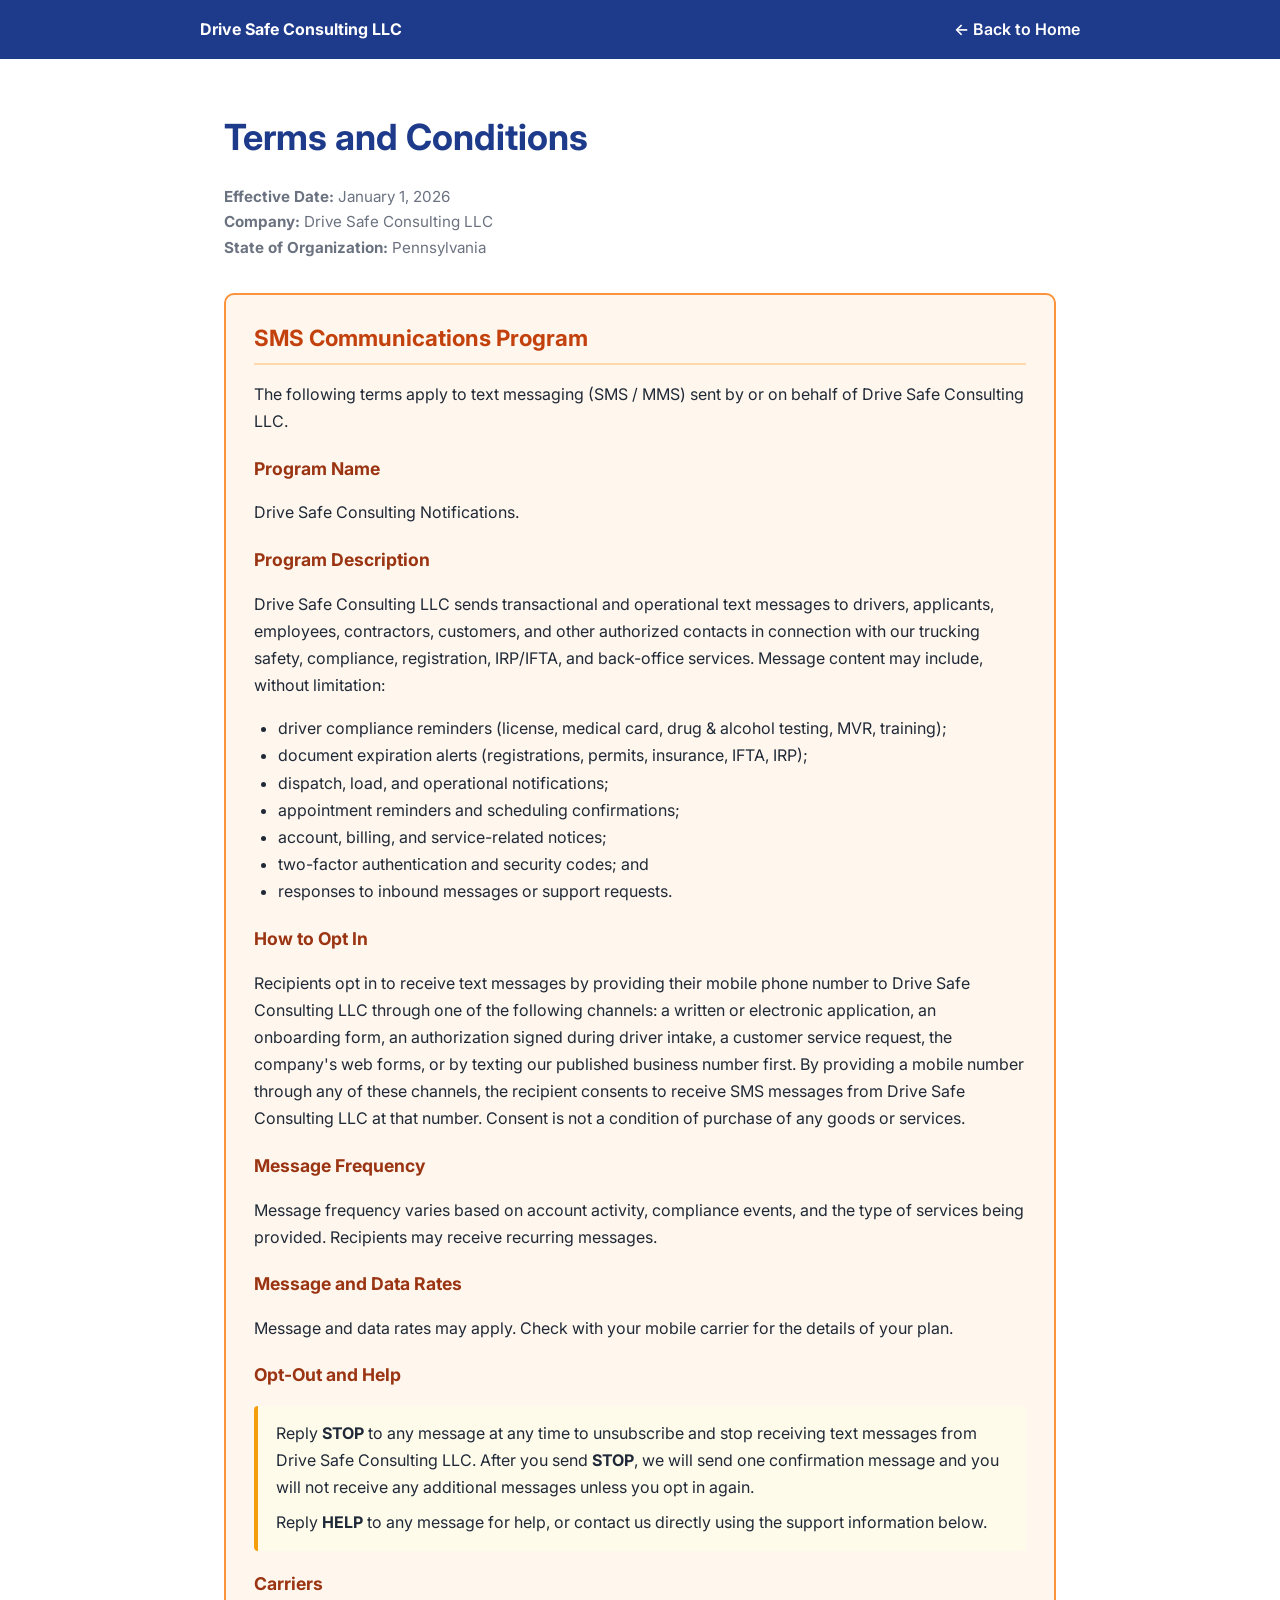
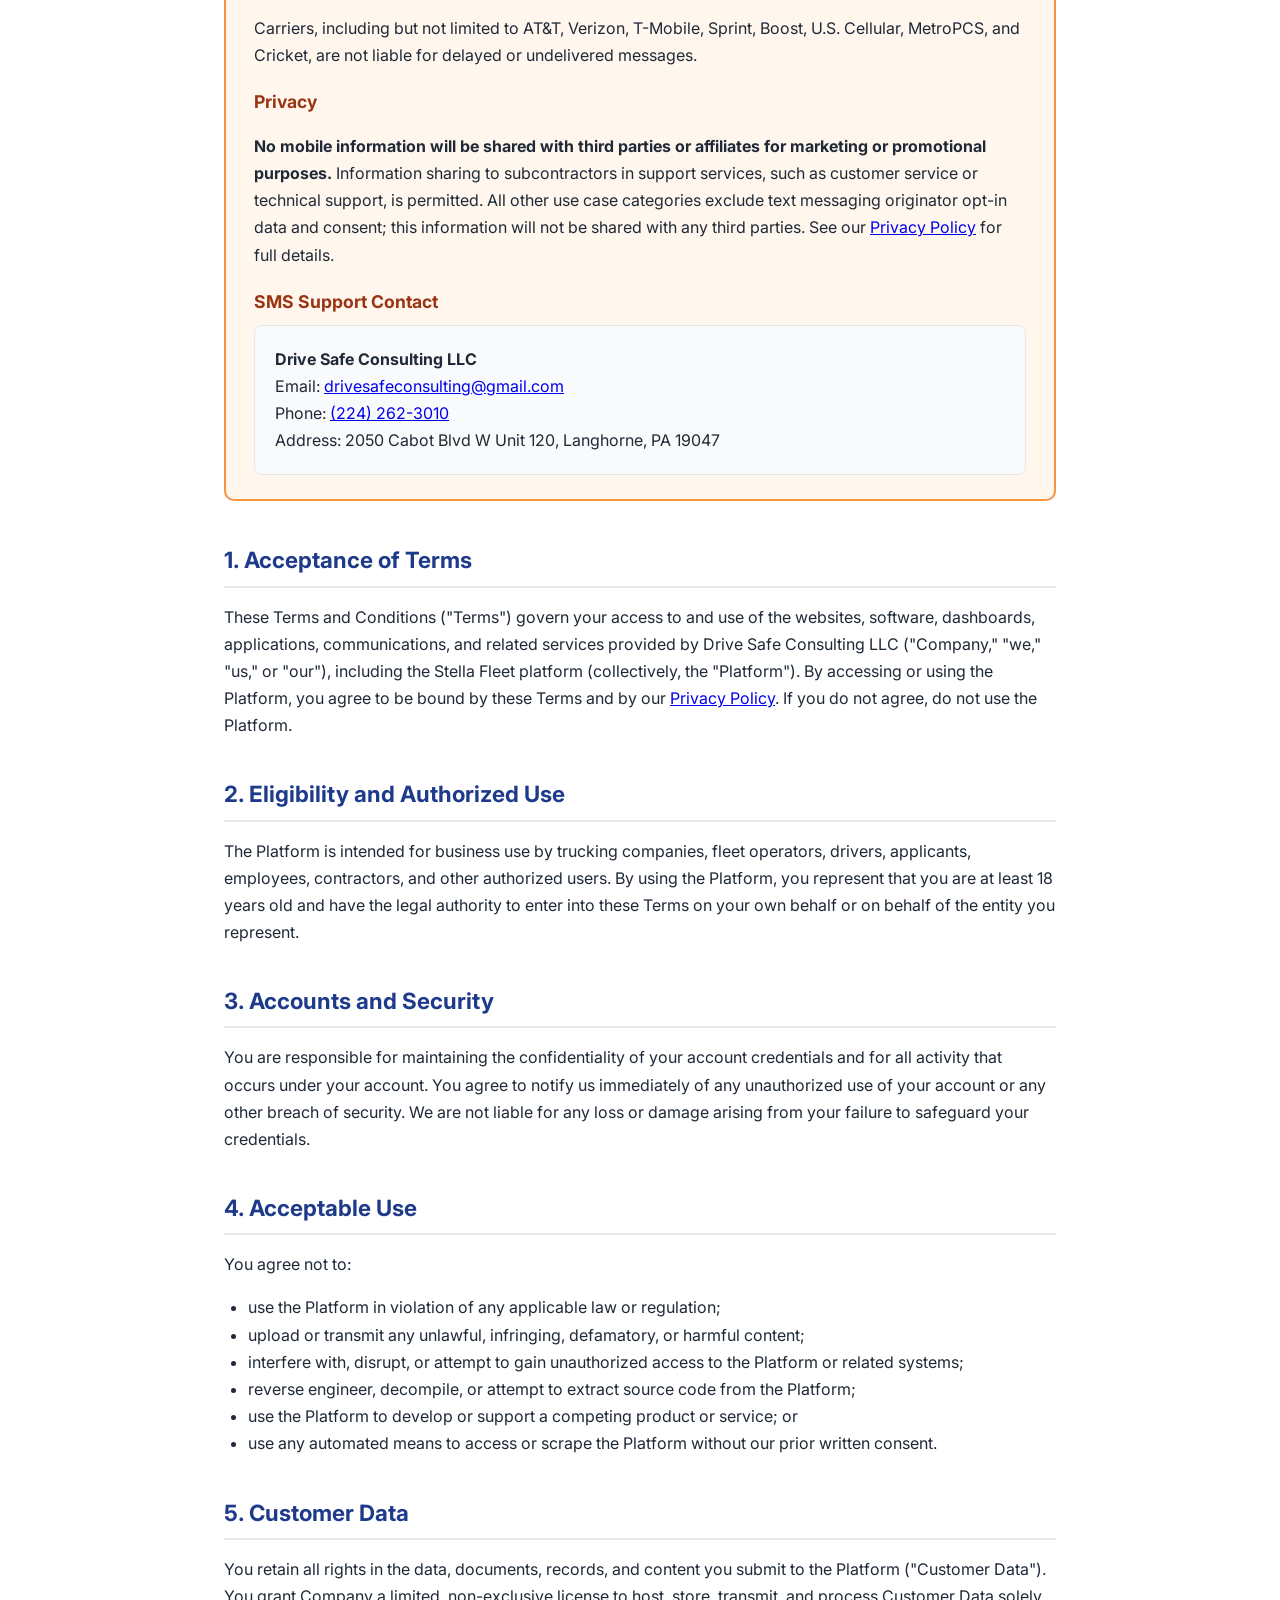
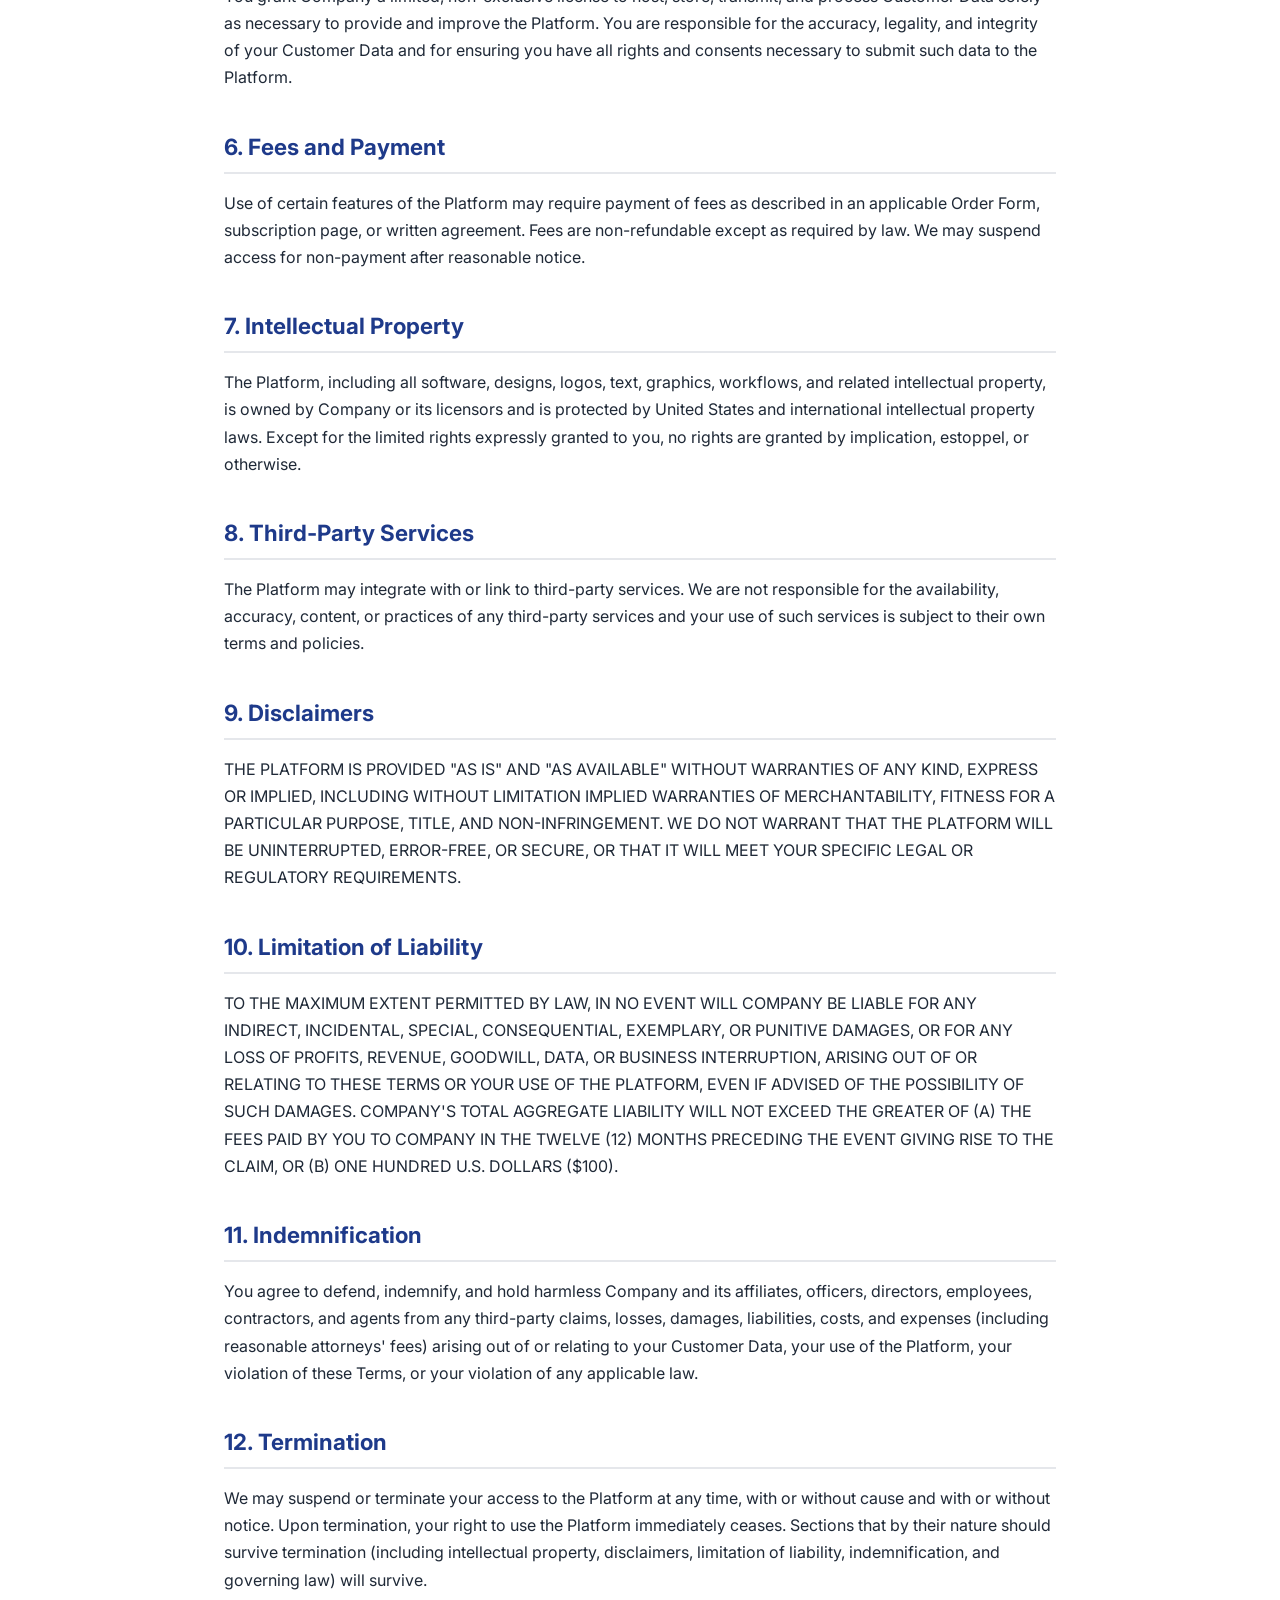
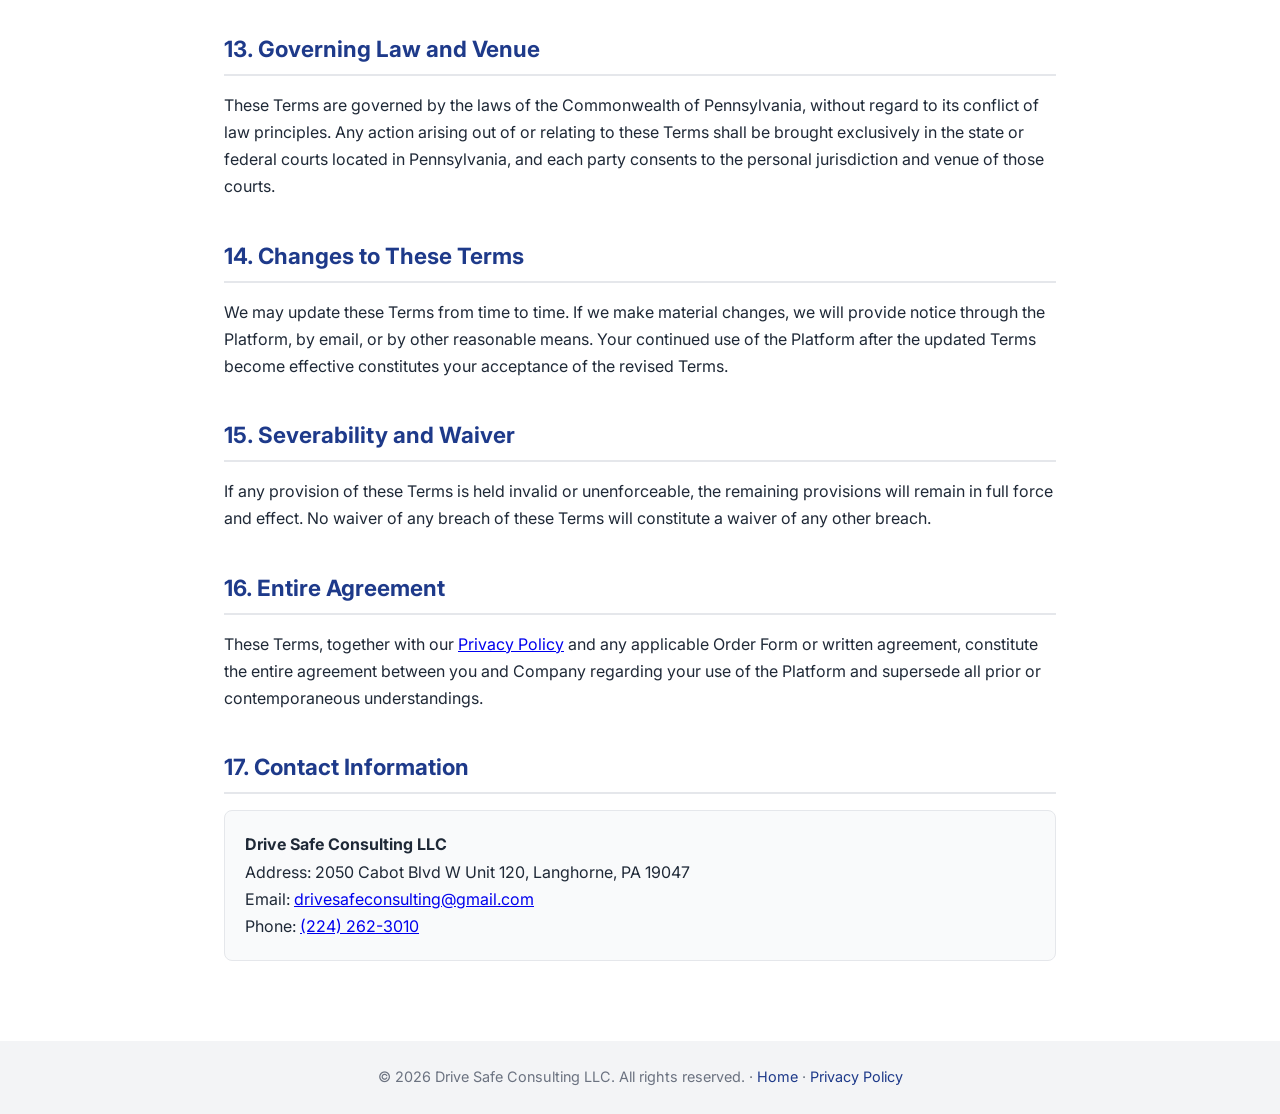
<file: terms-and-conditions.html>
<!DOCTYPE html>
<html lang="en">
<head>
    <meta charset="UTF-8">
    <meta name="viewport" content="width=device-width, initial-scale=1.0">
    <title>Terms and Conditions &mdash; Drive Safe Consulting LLC</title>
    <meta name="description" content="Terms and Conditions and SMS Communications Program disclosures for Drive Safe Consulting LLC.">
    <link rel="apple-touch-icon" sizes="180x180" href="/apple-touch-icon.png">
    <link rel="icon" type="image/png" sizes="32x32" href="/favicon-32x32.png">
    <link rel="icon" type="image/png" sizes="16x16" href="/favicon-16x16.png">
    <link rel="manifest" href="/site.webmanifest">
    <link rel="preconnect" href="https://fonts.googleapis.com">
    <link rel="preconnect" href="https://fonts.gstatic.com" crossorigin>
    <link href="https://fonts.googleapis.com/css2?family=Inter:wght@400;500;600;700;800&display=swap" rel="stylesheet">
    <style>
        :root { --primary:#1e3a8a; --text:#1f2937; --muted:#6b7280; --bg:#ffffff; --border:#e5e7eb; --accent:#fef3c7; }
        * { box-sizing: border-box; }
        body { margin: 0; font-family: 'Inter', -apple-system, BlinkMacSystemFont, sans-serif; color: var(--text); background: var(--bg); line-height: 1.7; }
        .topbar { background: var(--primary); color: #fff; padding: 16px 24px; }
        .topbar a { color: #fff; text-decoration: none; font-weight: 600; }
        .container { max-width: 880px; margin: 0 auto; padding: 48px 24px 80px; }
        h1 { font-size: 2.25rem; margin: 0 0 8px; color: var(--primary); }
        h2 { font-size: 1.4rem; margin: 36px 0 12px; color: var(--primary); border-bottom: 2px solid var(--border); padding-bottom: 6px; }
        h3 { font-size: 1.1rem; margin: 24px 0 8px; }
        p, li { font-size: 1rem; }
        ul { padding-left: 24px; }
        .meta { color: var(--muted); margin-bottom: 32px; font-size: 0.95rem; }
        .footer { background: #f3f4f6; color: var(--muted); padding: 24px; text-align: center; font-size: 0.9rem; }
        .footer a { color: var(--primary); text-decoration: none; }
        .contact-box { background: #f9fafb; border: 1px solid var(--border); border-radius: 8px; padding: 20px; margin-top: 16px; }
        .sms-section { background: #fff7ed; border: 2px solid #fb923c; border-radius: 10px; padding: 24px 28px; margin: 24px 0 40px; }
        .sms-section h2 { color: #c2410c; border-bottom-color: #fed7aa; margin-top: 0; }
        .sms-section h3 { color: #9a3412; margin-top: 18px; }
        .sms-section .opt-out { background: #fffbeb; border-left: 4px solid #f59e0b; padding: 14px 18px; margin: 16px 0; border-radius: 4px; }
    </style>
</head>
<body>
    <div class="topbar">
        <div style="max-width:880px;margin:0 auto;display:flex;justify-content:space-between;align-items:center;">
            <strong>Drive Safe Consulting LLC</strong>
            <a href="/">&larr; Back to Home</a>
        </div>
    </div>

    <div class="container">
        <h1>Terms and Conditions</h1>
        <p class="meta"><strong>Effective Date:</strong> January 1, 2026<br>
        <strong>Company:</strong> Drive Safe Consulting LLC<br>
        <strong>State of Organization:</strong> Pennsylvania</p>

        <!-- ============ SMS / A2P 10DLC SECTION ============ -->
        <section class="sms-section" id="sms-communications">
            <h2>SMS Communications Program</h2>
            <p>The following terms apply to text messaging (SMS / MMS) sent by or on behalf of Drive Safe Consulting LLC.</p>

            <h3>Program Name</h3>
            <p>Drive Safe Consulting Notifications.</p>

            <h3>Program Description</h3>
            <p>Drive Safe Consulting LLC sends transactional and operational text messages to drivers, applicants, employees, contractors, customers, and other authorized contacts in connection with our trucking safety, compliance, registration, IRP/IFTA, and back-office services. Message content may include, without limitation:</p>
            <ul>
                <li>driver compliance reminders (license, medical card, drug &amp; alcohol testing, MVR, training);</li>
                <li>document expiration alerts (registrations, permits, insurance, IFTA, IRP);</li>
                <li>dispatch, load, and operational notifications;</li>
                <li>appointment reminders and scheduling confirmations;</li>
                <li>account, billing, and service-related notices;</li>
                <li>two-factor authentication and security codes; and</li>
                <li>responses to inbound messages or support requests.</li>
            </ul>

            <h3>How to Opt In</h3>
            <p>Recipients opt in to receive text messages by providing their mobile phone number to Drive Safe Consulting LLC through one of the following channels: a written or electronic application, an onboarding form, an authorization signed during driver intake, a customer service request, the company's web forms, or by texting our published business number first. By providing a mobile number through any of these channels, the recipient consents to receive SMS messages from Drive Safe Consulting LLC at that number. Consent is not a condition of purchase of any goods or services.</p>

            <h3>Message Frequency</h3>
            <p>Message frequency varies based on account activity, compliance events, and the type of services being provided. Recipients may receive recurring messages.</p>

            <h3>Message and Data Rates</h3>
            <p>Message and data rates may apply. Check with your mobile carrier for the details of your plan.</p>

            <h3>Opt-Out and Help</h3>
            <div class="opt-out">
                <p style="margin:0 0 8px;">Reply <strong>STOP</strong> to any message at any time to unsubscribe and stop receiving text messages from Drive Safe Consulting LLC. After you send <strong>STOP</strong>, we will send one confirmation message and you will not receive any additional messages unless you opt in again.</p>
                <p style="margin:0;">Reply <strong>HELP</strong> to any message for help, or contact us directly using the support information below.</p>
            </div>

            <h3>Carriers</h3>
            <p>Carriers, including but not limited to AT&amp;T, Verizon, T-Mobile, Sprint, Boost, U.S. Cellular, MetroPCS, and Cricket, are not liable for delayed or undelivered messages.</p>

            <h3>Privacy</h3>
            <p><strong>No mobile information will be shared with third parties or affiliates for marketing or promotional purposes.</strong> Information sharing to subcontractors in support services, such as customer service or technical support, is permitted. All other use case categories exclude text messaging originator opt-in data and consent; this information will not be shared with any third parties. See our <a href="/privacy-policy.html">Privacy Policy</a> for full details.</p>

            <h3>SMS Support Contact</h3>
            <div class="contact-box" style="margin-top:8px;">
                <strong>Drive Safe Consulting LLC</strong><br>
                Email: <a href="mailto:drivesafeconsulting@gmail.com">drivesafeconsulting@gmail.com</a><br>
                Phone: <a href="tel:2242623010">(224) 262-3010</a><br>
                Address: 2050 Cabot Blvd W Unit 120, Langhorne, PA 19047
            </div>
        </section>
        <!-- ============ END SMS SECTION ============ -->

        <h2>1. Acceptance of Terms</h2>
        <p>These Terms and Conditions ("Terms") govern your access to and use of the websites, software, dashboards, applications, communications, and related services provided by Drive Safe Consulting LLC ("Company," "we," "us," or "our"), including the Stella Fleet platform (collectively, the "Platform"). By accessing or using the Platform, you agree to be bound by these Terms and by our <a href="/privacy-policy.html">Privacy Policy</a>. If you do not agree, do not use the Platform.</p>

        <h2>2. Eligibility and Authorized Use</h2>
        <p>The Platform is intended for business use by trucking companies, fleet operators, drivers, applicants, employees, contractors, and other authorized users. By using the Platform, you represent that you are at least 18 years old and have the legal authority to enter into these Terms on your own behalf or on behalf of the entity you represent.</p>

        <h2>3. Accounts and Security</h2>
        <p>You are responsible for maintaining the confidentiality of your account credentials and for all activity that occurs under your account. You agree to notify us immediately of any unauthorized use of your account or any other breach of security. We are not liable for any loss or damage arising from your failure to safeguard your credentials.</p>

        <h2>4. Acceptable Use</h2>
        <p>You agree not to:</p>
        <ul>
            <li>use the Platform in violation of any applicable law or regulation;</li>
            <li>upload or transmit any unlawful, infringing, defamatory, or harmful content;</li>
            <li>interfere with, disrupt, or attempt to gain unauthorized access to the Platform or related systems;</li>
            <li>reverse engineer, decompile, or attempt to extract source code from the Platform;</li>
            <li>use the Platform to develop or support a competing product or service; or</li>
            <li>use any automated means to access or scrape the Platform without our prior written consent.</li>
        </ul>

        <h2>5. Customer Data</h2>
        <p>You retain all rights in the data, documents, records, and content you submit to the Platform ("Customer Data"). You grant Company a limited, non-exclusive license to host, store, transmit, and process Customer Data solely as necessary to provide and improve the Platform. You are responsible for the accuracy, legality, and integrity of your Customer Data and for ensuring you have all rights and consents necessary to submit such data to the Platform.</p>

        <h2>6. Fees and Payment</h2>
        <p>Use of certain features of the Platform may require payment of fees as described in an applicable Order Form, subscription page, or written agreement. Fees are non-refundable except as required by law. We may suspend access for non-payment after reasonable notice.</p>

        <h2>7. Intellectual Property</h2>
        <p>The Platform, including all software, designs, logos, text, graphics, workflows, and related intellectual property, is owned by Company or its licensors and is protected by United States and international intellectual property laws. Except for the limited rights expressly granted to you, no rights are granted by implication, estoppel, or otherwise.</p>

        <h2>8. Third-Party Services</h2>
        <p>The Platform may integrate with or link to third-party services. We are not responsible for the availability, accuracy, content, or practices of any third-party services and your use of such services is subject to their own terms and policies.</p>

        <h2>9. Disclaimers</h2>
        <p>THE PLATFORM IS PROVIDED "AS IS" AND "AS AVAILABLE" WITHOUT WARRANTIES OF ANY KIND, EXPRESS OR IMPLIED, INCLUDING WITHOUT LIMITATION IMPLIED WARRANTIES OF MERCHANTABILITY, FITNESS FOR A PARTICULAR PURPOSE, TITLE, AND NON-INFRINGEMENT. WE DO NOT WARRANT THAT THE PLATFORM WILL BE UNINTERRUPTED, ERROR-FREE, OR SECURE, OR THAT IT WILL MEET YOUR SPECIFIC LEGAL OR REGULATORY REQUIREMENTS.</p>

        <h2>10. Limitation of Liability</h2>
        <p>TO THE MAXIMUM EXTENT PERMITTED BY LAW, IN NO EVENT WILL COMPANY BE LIABLE FOR ANY INDIRECT, INCIDENTAL, SPECIAL, CONSEQUENTIAL, EXEMPLARY, OR PUNITIVE DAMAGES, OR FOR ANY LOSS OF PROFITS, REVENUE, GOODWILL, DATA, OR BUSINESS INTERRUPTION, ARISING OUT OF OR RELATING TO THESE TERMS OR YOUR USE OF THE PLATFORM, EVEN IF ADVISED OF THE POSSIBILITY OF SUCH DAMAGES. COMPANY'S TOTAL AGGREGATE LIABILITY WILL NOT EXCEED THE GREATER OF (A) THE FEES PAID BY YOU TO COMPANY IN THE TWELVE (12) MONTHS PRECEDING THE EVENT GIVING RISE TO THE CLAIM, OR (B) ONE HUNDRED U.S. DOLLARS ($100).</p>

        <h2>11. Indemnification</h2>
        <p>You agree to defend, indemnify, and hold harmless Company and its affiliates, officers, directors, employees, contractors, and agents from any third-party claims, losses, damages, liabilities, costs, and expenses (including reasonable attorneys' fees) arising out of or relating to your Customer Data, your use of the Platform, your violation of these Terms, or your violation of any applicable law.</p>

        <h2>12. Termination</h2>
        <p>We may suspend or terminate your access to the Platform at any time, with or without cause and with or without notice. Upon termination, your right to use the Platform immediately ceases. Sections that by their nature should survive termination (including intellectual property, disclaimers, limitation of liability, indemnification, and governing law) will survive.</p>

        <h2>13. Governing Law and Venue</h2>
        <p>These Terms are governed by the laws of the Commonwealth of Pennsylvania, without regard to its conflict of law principles. Any action arising out of or relating to these Terms shall be brought exclusively in the state or federal courts located in Pennsylvania, and each party consents to the personal jurisdiction and venue of those courts.</p>

        <h2>14. Changes to These Terms</h2>
        <p>We may update these Terms from time to time. If we make material changes, we will provide notice through the Platform, by email, or by other reasonable means. Your continued use of the Platform after the updated Terms become effective constitutes your acceptance of the revised Terms.</p>

        <h2>15. Severability and Waiver</h2>
        <p>If any provision of these Terms is held invalid or unenforceable, the remaining provisions will remain in full force and effect. No waiver of any breach of these Terms will constitute a waiver of any other breach.</p>

        <h2>16. Entire Agreement</h2>
        <p>These Terms, together with our <a href="/privacy-policy.html">Privacy Policy</a> and any applicable Order Form or written agreement, constitute the entire agreement between you and Company regarding your use of the Platform and supersede all prior or contemporaneous understandings.</p>

        <h2>17. Contact Information</h2>
        <div class="contact-box">
            <strong>Drive Safe Consulting LLC</strong><br>
            Address: 2050 Cabot Blvd W Unit 120, Langhorne, PA 19047<br>
            Email: <a href="mailto:drivesafeconsulting@gmail.com">drivesafeconsulting@gmail.com</a><br>
            Phone: <a href="tel:2242623010">(224) 262-3010</a>
        </div>
    </div>

    <div class="footer">
        &copy; 2026 Drive Safe Consulting LLC. All rights reserved. &middot;
        <a href="/">Home</a> &middot;
        <a href="/privacy-policy.html">Privacy Policy</a>
    </div>
</body>
</html>
</file>
<file: css/styles.css>
/* ========================================
   Drive Safe Consulting LLC - Styles
   Purple (#6B2CAC) + Yellow (#F5A623)
   ======================================== */

:root {
    --purple: #6B2CAC;
    --purple-dark: #531F8A;
    --purple-light: #8B4FD0;
    --purple-subtle: #F3ECFA;
    --yellow: #F5A623;
    --yellow-light: #FFD166;
    --yellow-dark: #D4890D;
    --white: #FFFFFF;
    --off-white: #F8F9FA;
    --gray-50: #F9FAFB;
    --gray-100: #F3F4F6;
    --gray-200: #E5E7EB;
    --gray-300: #D1D5DB;
    --gray-500: #6B7280;
    --gray-600: #4B5563;
    --gray-700: #374151;
    --gray-800: #1F2937;
    --gray-900: #111827;
    --shadow-sm: 0 1px 2px rgba(0,0,0,0.05);
    --shadow: 0 4px 6px -1px rgba(0,0,0,0.1), 0 2px 4px -2px rgba(0,0,0,0.1);
    --shadow-md: 0 10px 15px -3px rgba(0,0,0,0.1), 0 4px 6px -4px rgba(0,0,0,0.1);
    --shadow-lg: 0 20px 25px -5px rgba(0,0,0,0.1), 0 8px 10px -6px rgba(0,0,0,0.1);
    --shadow-xl: 0 25px 50px -12px rgba(0,0,0,0.25);
    --radius: 12px;
    --radius-lg: 20px;
    --transition: all 0.3s ease;
    --section-padding: 100px;
}

* {
    margin: 0;
    padding: 0;
    box-sizing: border-box;
}

html {
    scroll-behavior: smooth;
    scroll-padding-top: 80px;
}

body {
    font-family: 'Inter', sans-serif;
    color: var(--gray-700);
    line-height: 1.6;
    overflow-x: hidden;
    background: var(--white);
}

h1, h2, h3, h4, h5, h6 {
    font-family: 'Poppins', sans-serif;
    color: var(--gray-900);
    line-height: 1.2;
}

a {
    text-decoration: none;
    color: inherit;
    transition: var(--transition);
}

img {
    max-width: 100%;
    display: block;
}

.container {
    max-width: 1200px;
    margin: 0 auto;
    padding: 0 24px;
}

.text-gradient {
    background: linear-gradient(135deg, var(--purple), var(--purple-light));
    -webkit-background-clip: text;
    -webkit-text-fill-color: transparent;
    background-clip: text;
}

/* ============= BUTTONS ============= */
.btn {
    display: inline-flex;
    align-items: center;
    justify-content: center;
    gap: 8px;
    padding: 12px 28px;
    border-radius: 50px;
    font-weight: 600;
    font-size: 0.95rem;
    border: 2px solid transparent;
    cursor: pointer;
    transition: var(--transition);
    text-align: center;
}

.btn-lg {
    padding: 16px 36px;
    font-size: 1.05rem;
}

.btn-primary {
    background: linear-gradient(135deg, var(--purple), var(--purple-dark), var(--purple-light), var(--purple));
    background-size: 300% 300%;
    animation: gradientShift 6s ease infinite;
    color: var(--white);
    border-color: var(--purple);
}

.btn-primary:hover {
    transform: translateY(-2px);
    box-shadow: 0 8px 25px rgba(107, 44, 172, 0.35);
    animation-duration: 2s;
}

@keyframes gradientShift {
    0%   { background-position: 0% 50%; }
    50%  { background-position: 100% 50%; }
    100% { background-position: 0% 50%; }
}

.btn-outline {
    background: transparent;
    color: var(--white);
    border-color: rgba(255,255,255,0.5);
}

.btn-outline:hover {
    background: var(--white);
    color: var(--purple);
    border-color: var(--white);
}

.btn-white {
    background: var(--white);
    color: var(--purple);
    border-color: var(--white);
}

.btn-white:hover {
    background: transparent;
    color: var(--white);
    transform: translateY(-2px);
}

.btn-outline-white {
    background: transparent;
    color: var(--white);
    border-color: var(--white);
}

.btn-outline-white:hover {
    background: var(--white);
    color: var(--purple);
}

.btn-block {
    width: 100%;
}

/* ============= NAVBAR ============= */
.navbar {
    position: fixed;
    top: 0;
    left: 0;
    width: 100%;
    z-index: 1000;
    padding: 16px 0;
    transition: var(--transition);
    background: transparent;
}

.navbar.scrolled {
    background: rgba(255, 255, 255, 0.97);
    backdrop-filter: blur(12px);
    box-shadow: var(--shadow);
    padding: 10px 0;
}

.nav-container {
    display: flex;
    align-items: center;
    justify-content: space-between;
}

.nav-logo {
    display: flex;
    align-items: center;
}

.nav-logo-img {
    height: 52px;
    width: auto;
    object-fit: contain;
    display: block;
    filter: brightness(0) invert(1); /* white logo on transparent purple navbar */
}

.navbar.scrolled .nav-logo-img {
    filter: none; /* original colors on white background */
}

/* Second logo on the right side */
.nav-logo-right {
    margin-left: auto;
}

.nav-links {
    display: flex;
    list-style: none;
    gap: 8px;
}

.nav-links a {
    color: rgba(255,255,255,0.85);
    font-weight: 500;
    padding: 8px 16px;
    border-radius: 50px;
    font-size: 0.95rem;
}

.nav-links a:hover,
.nav-links a.active {
    color: var(--white);
    background: rgba(255,255,255,0.15);
}

.navbar.scrolled .nav-links a {
    color: var(--gray-600);
}

.navbar.scrolled .nav-links a:hover,
.navbar.scrolled .nav-links a.active {
    color: var(--purple);
    background: var(--purple-subtle);
}

.nav-phone {
    color: var(--yellow);
    font-weight: 600;
    font-size: 0.95rem;
    display: flex;
    align-items: center;
    gap: 6px;
}

.navbar.scrolled .nav-phone {
    color: var(--purple);
}

.nav-toggle {
    display: none;
    flex-direction: column;
    gap: 5px;
    background: none;
    border: none;
    cursor: pointer;
    padding: 4px;
}

.nav-toggle span {
    display: block;
    width: 24px;
    height: 2px;
    background: var(--white);
    border-radius: 2px;
    transition: var(--transition);
}

.navbar.scrolled .nav-toggle span {
    background: var(--gray-700);
}

/* ============= HERO ============= */
.hero {
    position: relative;
    min-height: 100vh;
    display: flex;
    align-items: center;
    overflow: hidden;
    padding: 120px 0 80px;
    background: linear-gradient(135deg, #2d0a4e 0%, #531F8A 55%, #c99a10 100%);
}

.hero-canvas {
    position: absolute;
    top: 0;
    left: 0;
    width: 100%;
    height: 100%;
    z-index: 0;
    display: block;
}

.hero-container {
    position: relative;
    z-index: 2;
    display: flex;
    align-items: center;
    gap: 60px;
    background: rgba(255, 255, 255, 0.05);
    border: 1px solid rgba(255, 255, 255, 0.12);
    box-shadow:
        inset 0 1px 0 rgba(255, 255, 255, 0.08),
        0 8px 32px rgba(0, 0, 0, 0.15);
    border-radius: var(--radius-lg);
    padding: 48px;
}

.hero-content {
    flex: 1;
    max-width: 620px;
}

.hero-image {
    flex: 0 0 420px;
    display: flex;
    align-items: center;
    justify-content: center;
}

.hero-image-frame {
    position: relative;
    display: inline-block;
    border-radius: 22px;
    padding: 3px;
    background: linear-gradient(135deg, var(--purple-light), var(--yellow), var(--purple));
    box-shadow:
        0 0 30px rgba(107, 44, 172, 0.5),
        0 0 60px rgba(245, 166, 35, 0.2),
        0 20px 60px rgba(0,0,0,0.4);
}

.hero-image img {
    width: 100%;
    max-width: 420px;
    border-radius: 19px;
    object-fit: cover;
    display: block;
}

.hero-badge {
    display: inline-block;
    padding: 8px 20px;
    background: rgba(245, 166, 35, 0.2);
    border: 1px solid rgba(245, 166, 35, 0.4);
    border-radius: 50px;
    color: var(--yellow-light);
    font-weight: 600;
    font-size: 0.9rem;
    margin-bottom: 24px;
}

.hero h1 {
    font-size: 3.8rem;
    color: var(--white);
    margin-bottom: 20px;
    font-weight: 800;
    line-height: 1.1;
}

.hero h1 .text-gradient {
    background: linear-gradient(135deg, var(--yellow), var(--yellow-light));
    -webkit-background-clip: text;
    -webkit-text-fill-color: transparent;
    background-clip: text;
}

.hero-subtitle {
    font-size: 1.2rem;
    color: rgba(255, 255, 255, 0.8);
    margin-bottom: 36px;
    line-height: 1.7;
    max-width: 600px;
}

.hero-cta {
    display: flex;
    gap: 16px;
    margin-bottom: 48px;
    flex-wrap: wrap;
}

.hero-trust {
    display: flex;
    gap: 32px;
    flex-wrap: wrap;
}

.trust-item {
    display: flex;
    align-items: center;
    gap: 8px;
    color: rgba(255,255,255,0.7);
    font-size: 0.9rem;
    font-weight: 500;
}

.trust-item i {
    color: var(--yellow);
    font-size: 1.1rem;
}

/* ============= SECTIONS COMMON ============= */
.section-header {
    text-align: center;
    margin-bottom: 56px;
}

.section-tag {
    display: inline-block;
    padding: 6px 18px;
    background: var(--purple-subtle);
    color: var(--purple);
    font-weight: 600;
    font-size: 0.85rem;
    border-radius: 50px;
    margin-bottom: 16px;
    text-transform: uppercase;
    letter-spacing: 0.5px;
}

.section-header h2 {
    font-size: 2.5rem;
    margin-bottom: 16px;
}

.section-desc {
    font-size: 1.1rem;
    color: var(--gray-500);
    max-width: 600px;
    margin: 0 auto;
}

/* ============= SECTION DIVIDERS ============= */
.section-divider {
    position: relative;
    margin-top: -1px;
    margin-bottom: -1px;
    line-height: 0;
}

.section-divider svg {
    display: block;
    width: 100%;
    height: 60px;
}

/* ============= ABOUT ============= */
.about {
    padding: 100px 0;
    background: var(--white);
    position: relative;
}

.about-grid {
    display: grid;
    grid-template-columns: repeat(3, 1fr);
    gap: 32px;
}

.about-card {
    text-align: center;
    padding: 40px 32px;
    border-radius: var(--radius-lg);
    background: var(--gray-50);
    border: 1px solid var(--gray-200);
    transition: var(--transition);
    position: relative;
    overflow: hidden;
}

.about-card::before {
    content: '';
    position: absolute;
    top: 0;
    left: -100%;
    width: 60%;
    height: 100%;
    background: linear-gradient(90deg, transparent, rgba(255,255,255,0.4), transparent);
    transition: none;
    pointer-events: none;
}

.about-card:hover::before {
    left: 120%;
    transition: left 0.6s ease;
}

.about-card:hover {
    transform: translateY(-4px);
    box-shadow: var(--shadow-md);
    border-color: var(--purple-subtle);
}

.about-icon {
    width: 72px;
    height: 72px;
    border-radius: 50%;
    background: linear-gradient(135deg, var(--purple), var(--purple-light));
    display: flex;
    align-items: center;
    justify-content: center;
    margin: 0 auto 20px;
}

.about-icon i {
    font-size: 1.6rem;
    color: var(--white);
}

.about-card h3 {
    font-size: 1.3rem;
    margin-bottom: 12px;
}

.about-card p {
    color: var(--gray-500);
    font-size: 0.95rem;
}

/* ============= GALLERY ============= */
.gallery {
    padding: var(--section-padding) 0;
    background: var(--gray-50);
}

.gallery-showcase {
    position: relative;
    border-radius: var(--radius-lg);
    overflow: hidden;
    height: 480px;
}

.gallery-showcase img {
    width: 100%;
    height: 100%;
    object-fit: cover;
    object-position: center bottom;
    display: block;
    transition: transform 0.6s ease;
}

.gallery-showcase:hover img {
    transform: scale(1.03);
}

.gallery-overlay {
    position: absolute;
    bottom: 0;
    left: 0;
    right: 0;
    padding: 48px 40px;
    background: linear-gradient(to top, rgba(45, 10, 78, 0.85) 0%, transparent 100%);
    color: var(--white);
}

.gallery-overlay h3 {
    font-size: 1.6rem;
    color: var(--white);
    margin-bottom: 8px;
}

.gallery-overlay p {
    font-size: 1rem;
    color: rgba(255,255,255,0.8);
    max-width: 500px;
}

.gallery-stats {
    display: flex;
    gap: 40px;
    margin-top: 20px;
}

.gallery-stat {
    text-align: center;
}

.gallery-stat-num {
    font-family: 'Poppins', sans-serif;
    font-size: 1.5rem;
    font-weight: 700;
    color: var(--yellow);
}

.gallery-stat-label {
    font-size: 0.8rem;
    color: rgba(255,255,255,0.7);
    margin-top: 2px;
}

/* ============= SERVICES ============= */
.services {
    padding: 100px 0;
    background: var(--gray-50);
}

.services-grid {
    display: grid;
    grid-template-columns: repeat(3, 1fr);
    gap: 32px;
    align-items: start;
}

.service-card {
    background: var(--white);
    border-radius: var(--radius-lg);
    padding: 40px 32px;
    border: 1px solid var(--gray-200);
    transition: var(--transition);
    position: relative;
    overflow: hidden;
}

.service-card::after {
    content: '';
    position: absolute;
    top: 0;
    left: -100%;
    width: 60%;
    height: 100%;
    background: linear-gradient(90deg, transparent, rgba(255,255,255,0.4), transparent);
    transition: none;
    pointer-events: none;
}

.service-card:hover::after {
    left: 120%;
    transition: left 0.6s ease;
}

.service-card:hover {
    transform: translateY(-4px);
    box-shadow: var(--shadow-lg);
}

.service-card.featured {
    border-color: var(--purple);
    box-shadow: var(--shadow-md);
    transform: scale(1.02);
}

.service-card.featured:hover {
    transform: scale(1.02) translateY(-4px);
}

.featured-badge {
    position: absolute;
    top: 20px;
    right: -30px;
    background: var(--yellow);
    color: var(--gray-800);
    font-size: 0.75rem;
    font-weight: 700;
    padding: 4px 40px;
    transform: rotate(45deg);
    text-transform: uppercase;
}

.service-icon {
    width: 64px;
    height: 64px;
    border-radius: var(--radius);
    background: var(--purple-subtle);
    display: flex;
    align-items: center;
    justify-content: center;
    margin-bottom: 24px;
}

.service-icon i {
    font-size: 1.5rem;
    color: var(--purple);
}

.service-card h3 {
    font-size: 1.4rem;
    margin-bottom: 20px;
}

.service-list {
    list-style: none;
    margin-bottom: 28px;
}

.service-list li {
    padding: 8px 0;
    color: var(--gray-600);
    font-size: 0.95rem;
    display: flex;
    align-items: center;
    gap: 10px;
    border-bottom: 1px solid var(--gray-100);
}

.service-list li:last-child {
    border-bottom: none;
}

.service-list li i {
    color: var(--purple);
    font-size: 0.8rem;
    flex-shrink: 0;
}

/* ============= WHY US ============= */
.why-us {
    padding: 100px 0;
    background: var(--white);
}

.stats-row {
    display: grid;
    grid-template-columns: repeat(4, 1fr);
    gap: 24px;
    margin-bottom: 64px;
}

.stat-card {
    text-align: center;
    padding: 32px 20px;
    border-radius: var(--radius-lg);
    background: linear-gradient(135deg, var(--purple), var(--purple-dark));
    color: var(--white);
}

.stat-number {
    font-family: 'Poppins', sans-serif;
    font-size: 3rem;
    font-weight: 800;
    display: inline;
}

.stat-suffix {
    font-family: 'Poppins', sans-serif;
    font-size: 1.5rem;
    font-weight: 700;
    display: inline;
    color: var(--yellow);
}

.stat-label {
    font-size: 0.9rem;
    opacity: 0.85;
    margin-top: 4px;
    font-weight: 500;
}

.features-grid {
    display: grid;
    grid-template-columns: repeat(3, 1fr);
    gap: 24px;
}

.feature-card {
    padding: 32px 28px;
    border-radius: var(--radius);
    background: var(--gray-50);
    border: 1px solid var(--gray-200);
    transition: var(--transition);
    position: relative;
    overflow: hidden;
}

.feature-card::before {
    content: '';
    position: absolute;
    top: 0;
    left: -100%;
    width: 60%;
    height: 100%;
    background: linear-gradient(90deg, transparent, rgba(255,255,255,0.4), transparent);
    transition: none;
    pointer-events: none;
}

.feature-card:hover::before {
    left: 120%;
    transition: left 0.6s ease;
}

.feature-card:hover {
    border-color: var(--purple-light);
    box-shadow: var(--shadow);
}

.feature-card i {
    font-size: 1.8rem;
    color: var(--purple);
    margin-bottom: 16px;
}

.feature-card h4 {
    font-size: 1.1rem;
    margin-bottom: 8px;
}

.feature-card p {
    color: var(--gray-500);
    font-size: 0.9rem;
}

/* ============= TESTIMONIALS ============= */
.testimonials {
    padding: 100px 0;
    background: var(--gray-50);
}

.testimonials-grid {
    display: grid;
    grid-template-columns: repeat(3, 1fr);
    gap: 28px;
}

.testimonial-card {
    background: var(--white);
    border-radius: var(--radius-lg);
    padding: 36px 32px;
    border: 1px solid var(--gray-200);
    transition: var(--transition);
    display: flex;
    flex-direction: column;
}

.testimonial-card:hover {
    transform: translateY(-4px);
    box-shadow: var(--shadow-md);
    border-color: var(--purple-subtle);
}

.testimonial-stars {
    display: flex;
    gap: 4px;
    margin-bottom: 20px;
}

.testimonial-stars i {
    color: var(--yellow);
    font-size: 0.95rem;
}

.testimonial-text {
    font-size: 1rem;
    color: var(--gray-600);
    line-height: 1.7;
    flex: 1;
    margin-bottom: 24px;
    font-style: italic;
}

.testimonial-author {
    display: flex;
    align-items: center;
    gap: 14px;
    padding-top: 20px;
    border-top: 1px solid var(--gray-100);
}

.testimonial-avatar {
    width: 44px;
    height: 44px;
    border-radius: 50%;
    background: linear-gradient(135deg, var(--purple), var(--purple-light));
    display: flex;
    align-items: center;
    justify-content: center;
    flex-shrink: 0;
}

.testimonial-avatar i {
    color: var(--white);
    font-size: 1rem;
}

.testimonial-author h4 {
    font-size: 0.95rem;
    margin-bottom: 2px;
}

.testimonial-author span {
    font-size: 0.85rem;
    color: var(--gray-500);
}

/* ============= CTA BANNER ============= */
.cta-banner {
    padding: 80px 0;
    background: linear-gradient(135deg, var(--purple-dark), var(--purple), var(--purple-light));
    position: relative;
    overflow: hidden;
}

.cta-banner::before {
    content: '';
    position: absolute;
    top: -50%;
    right: -10%;
    width: 400px;
    height: 400px;
    border-radius: 50%;
    background: rgba(245, 166, 35, 0.1);
}

.cta-content {
    text-align: center;
    position: relative;
    z-index: 1;
}

.cta-content h2 {
    font-size: 2.5rem;
    color: var(--white);
    margin-bottom: 16px;
}

.cta-content p {
    font-size: 1.15rem;
    color: rgba(255,255,255,0.8);
    margin-bottom: 32px;
    max-width: 500px;
    margin-left: auto;
    margin-right: auto;
}

.cta-actions {
    display: flex;
    justify-content: center;
    gap: 16px;
    flex-wrap: wrap;
}

/* ============= CONTACT ============= */
.contact {
    padding: 100px 0;
    background: var(--gray-50);
}

.contact-grid {
    display: grid;
    grid-template-columns: 1fr 1.5fr;
    gap: 48px;
    align-items: start;
}

.contact-info {
    display: flex;
    flex-direction: column;
    gap: 28px;
}

.contact-item {
    display: flex;
    gap: 16px;
    align-items: flex-start;
}

.contact-icon {
    width: 48px;
    height: 48px;
    border-radius: 50%;
    background: var(--purple-subtle);
    display: flex;
    align-items: center;
    justify-content: center;
    flex-shrink: 0;
}

.contact-icon i {
    color: var(--purple);
    font-size: 1.1rem;
}

.contact-item h4 {
    font-size: 1rem;
    margin-bottom: 4px;
}

.contact-item p {
    color: var(--gray-500);
    font-size: 0.95rem;
}

.contact-item a {
    color: var(--purple);
}

.contact-item a:hover {
    color: var(--purple-dark);
}

.contact-socials {
    display: flex;
    gap: 12px;
    margin-top: 8px;
}

.contact-socials a {
    width: 44px;
    height: 44px;
    border-radius: 50%;
    background: var(--purple);
    color: var(--white);
    display: flex;
    align-items: center;
    justify-content: center;
    font-size: 1.1rem;
    transition: var(--transition);
}

.contact-socials a:hover {
    background: var(--purple-dark);
    transform: translateY(-2px);
}

.contact-form {
    background: var(--white);
    padding: 40px;
    border-radius: var(--radius-lg);
    box-shadow: var(--shadow);
    border: 1px solid var(--gray-200);
}

.form-row {
    display: grid;
    grid-template-columns: 1fr 1fr;
    gap: 20px;
    margin-bottom: 20px;
}

.form-group {
    margin-bottom: 20px;
}

.form-row .form-group {
    margin-bottom: 0;
}

.form-group label {
    display: block;
    font-weight: 600;
    font-size: 0.9rem;
    color: var(--gray-700);
    margin-bottom: 6px;
}

.form-group input,
.form-group textarea {
    width: 100%;
    padding: 12px 16px;
    border: 1px solid var(--gray-300);
    border-radius: var(--radius);
    font-family: 'Inter', sans-serif;
    font-size: 0.95rem;
    transition: var(--transition);
    background: var(--gray-50);
}

.form-group input:focus,
.form-group textarea:focus {
    outline: none;
    border-color: var(--purple);
    box-shadow: 0 0 0 3px rgba(107, 44, 172, 0.1);
    background: var(--white);
}

.form-group input::placeholder,
.form-group textarea::placeholder {
    color: var(--gray-300);
}

.form-disclaimer {
    text-align: center;
    font-size: 0.8rem;
    color: var(--gray-500);
    margin-top: 12px;
}

/* ============= FOOTER ============= */
.footer {
    background: var(--gray-900);
    padding: 64px 0 32px;
    color: var(--gray-300);
}

.footer-grid {
    display: grid;
    grid-template-columns: 2fr 1fr 1fr 1fr;
    gap: 48px;
    margin-bottom: 48px;
}

.footer-brand p {
    margin-top: 16px;
    font-size: 0.95rem;
    color: var(--gray-500);
}

.footer-brand .nav-logo {
    font-size: 1.4rem;
}

.footer-brand .logo-drive {
    color: var(--white);
}

.footer-brand .nav-logo-img {
    filter: none; /* show logos in original color in footer */
    height: 48px;
}

.footer-logo-second {
    margin-top: 12px;
}

.footer-socials {
    display: flex;
    gap: 12px;
    margin-top: 20px;
}

.footer-socials a {
    width: 40px;
    height: 40px;
    border-radius: 50%;
    background: var(--gray-800);
    color: var(--gray-300);
    display: flex;
    align-items: center;
    justify-content: center;
    transition: var(--transition);
}

.footer-socials a:hover {
    background: var(--purple);
    color: var(--white);
}

.footer-links-col h4 {
    color: var(--white);
    font-size: 1rem;
    margin-bottom: 16px;
}

.footer-links-col ul {
    list-style: none;
}

.footer-links-col li {
    margin-bottom: 10px;
    font-size: 0.9rem;
}

.footer-links-col a:hover {
    color: var(--yellow);
}

.footer-bottom {
    border-top: 1px solid var(--gray-800);
    padding-top: 24px;
    text-align: center;
    font-size: 0.85rem;
    color: var(--gray-500);
}

.footer-disclaimer {
    margin-top: 8px;
    font-size: 0.8rem;
}

/* ============= BACK TO TOP ============= */
.back-to-top {
    position: fixed;
    bottom: 32px;
    right: 32px;
    width: 48px;
    height: 48px;
    border-radius: 50%;
    background: var(--purple);
    color: var(--white);
    border: none;
    cursor: pointer;
    font-size: 1.1rem;
    display: flex;
    align-items: center;
    justify-content: center;
    opacity: 0;
    visibility: hidden;
    transform: translateY(20px);
    transition: var(--transition);
    box-shadow: var(--shadow-md);
    z-index: 99;
}

.back-to-top.visible {
    opacity: 1;
    visibility: visible;
    transform: translateY(0);
}

.back-to-top:hover {
    background: var(--purple-dark);
    transform: translateY(-4px);
}

/* ============= ANIMATIONS ============= */

/* Scroll-driven reveal (modern browsers) */
@supports (animation-timeline: view()) {
    [data-animate] {
        opacity: 0;
        transform: translateY(30px);
        animation: scrollReveal linear both;
        animation-timeline: view();
        animation-range: entry 0% entry 30%;
    }

    @keyframes scrollReveal {
        from {
            opacity: 0;
            transform: translateY(30px);
        }
        to {
            opacity: 1;
            transform: translateY(0);
        }
    }
}

/* Fallback for older browsers (JS-driven) */
@supports not (animation-timeline: view()) {
    [data-animate] {
        opacity: 0;
        transform: translateY(30px);
        transition: opacity 0.6s ease, transform 0.6s ease;
    }

    [data-animate].animated {
        opacity: 1;
        transform: translateY(0);
    }
}

/* ============= RESPONSIVE ============= */
@media (max-width: 1024px) {
    .hero h1 {
        font-size: 3rem;
    }

    .hero-image {
        flex: 0 0 320px;
    }

    .services-grid {
        grid-template-columns: repeat(2, 1fr);
    }

    .service-card.featured {
        transform: none;
    }

    .service-card.featured:hover {
        transform: translateY(-4px);
    }

    .stats-row {
        grid-template-columns: repeat(2, 1fr);
    }

    .features-grid {
        grid-template-columns: repeat(2, 1fr);
    }

    .testimonials-grid {
        grid-template-columns: repeat(2, 1fr);
    }

    .footer-grid {
        grid-template-columns: 1fr 1fr;
        gap: 32px;
    }
}

@media (max-width: 768px) {
    .gallery-grid {
        grid-template-columns: 1fr 1fr;
    }

    .gallery-item.gallery-tall {
        grid-row: span 1;
    }

    .nav-links {
        display: none;
        position: absolute;
        top: 100%;
        left: 0;
        width: 100%;
        background: var(--white);
        flex-direction: column;
        padding: 16px 24px;
        box-shadow: var(--shadow-lg);
        border-radius: 0 0 var(--radius) var(--radius);
    }

    .nav-links.open {
        display: flex;
    }

    .nav-links a {
        color: var(--gray-700) !important;
        padding: 12px 16px;
    }

    .nav-links a:hover,
    .nav-links a.active {
        color: var(--purple) !important;
        background: var(--purple-subtle) !important;
    }

    .nav-toggle {
        display: flex;
    }

    .nav-phone {
        display: none;
    }

    .hero {
        padding: 100px 0 60px;
        min-height: auto;
    }

    .hero-container {
        flex-direction: column;
        gap: 40px;
    }

    .hero-image {
        flex: 0 0 auto;
        width: 100%;
        max-width: 480px;
        margin: 0 auto;
    }

    .hero-container {
        padding: 28px 20px;
    }

    .hero-content {
        max-width: 100%;
        text-align: center;
    }

    .hero-cta {
        justify-content: center;
    }

    .hero-trust {
        justify-content: center;
    }

    .hero h1 {
        font-size: 2.4rem;
    }

    .hero-subtitle {
        font-size: 1.05rem;
    }

    .about-grid {
        grid-template-columns: 1fr;
    }

    .services-grid {
        grid-template-columns: 1fr;
        max-width: 500px;
        margin: 0 auto;
    }

    .section-header h2 {
        font-size: 2rem;
    }

    .contact-grid {
        grid-template-columns: 1fr;
    }

    .testimonials-grid {
        grid-template-columns: 1fr;
    }

    .gallery-overlay {
        padding: 32px 24px;
    }

    .gallery-overlay h3 {
        font-size: 1.3rem;
    }

    .gallery-stats {
        gap: 24px;
    }

    .footer-grid {
        grid-template-columns: 1fr;
        gap: 32px;
    }

    .cta-content h2 {
        font-size: 2rem;
    }
}

@media (max-width: 480px) {
    .hero h1 {
        font-size: 2rem;
    }

    .hero-cta {
        flex-direction: column;
    }

    .hero-trust {
        flex-direction: column;
        gap: 16px;
    }

    .stats-row {
        grid-template-columns: 1fr 1fr;
        gap: 12px;
    }

    .stat-number {
        font-size: 2.2rem;
    }

    .features-grid {
        grid-template-columns: 1fr;
    }

    .form-row {
        grid-template-columns: 1fr;
    }

    .contact-form {
        padding: 24px;
    }

    .cta-actions {
        flex-direction: column;
        align-items: center;
    }
}
</file>
